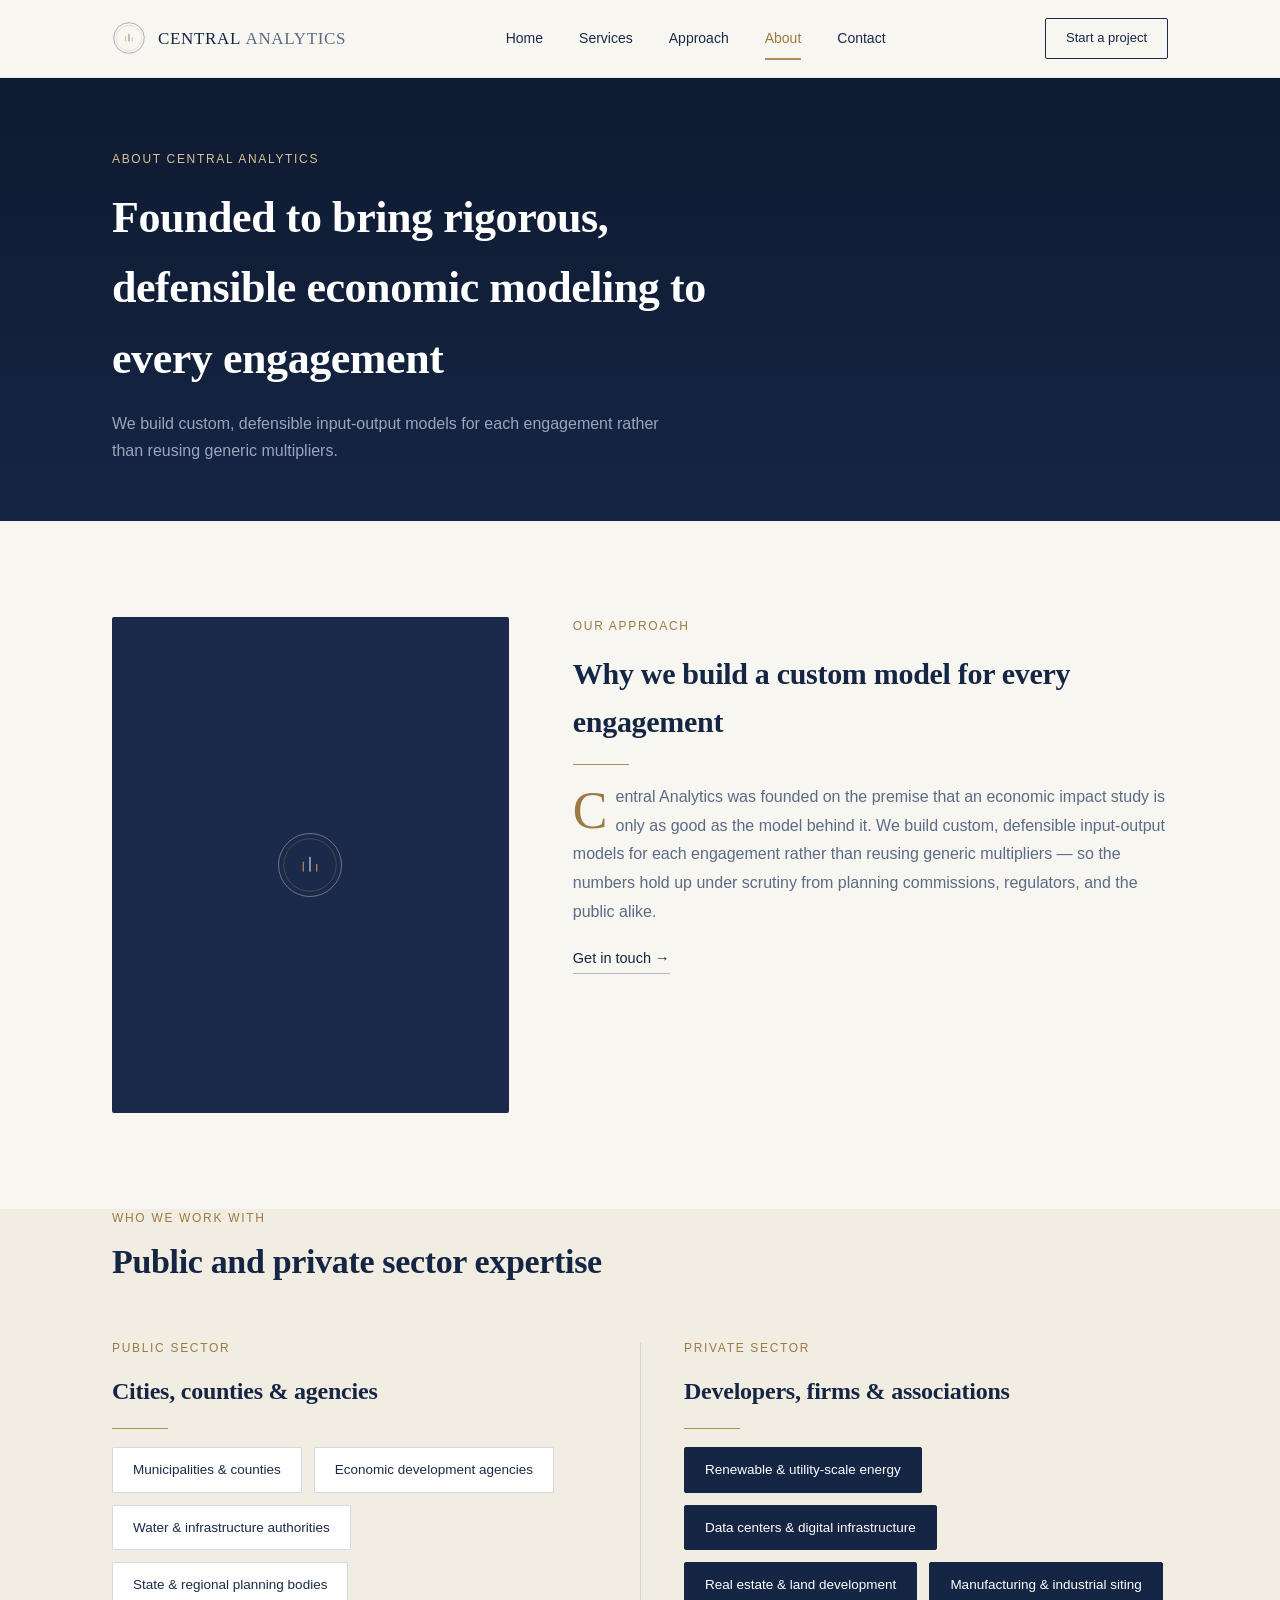
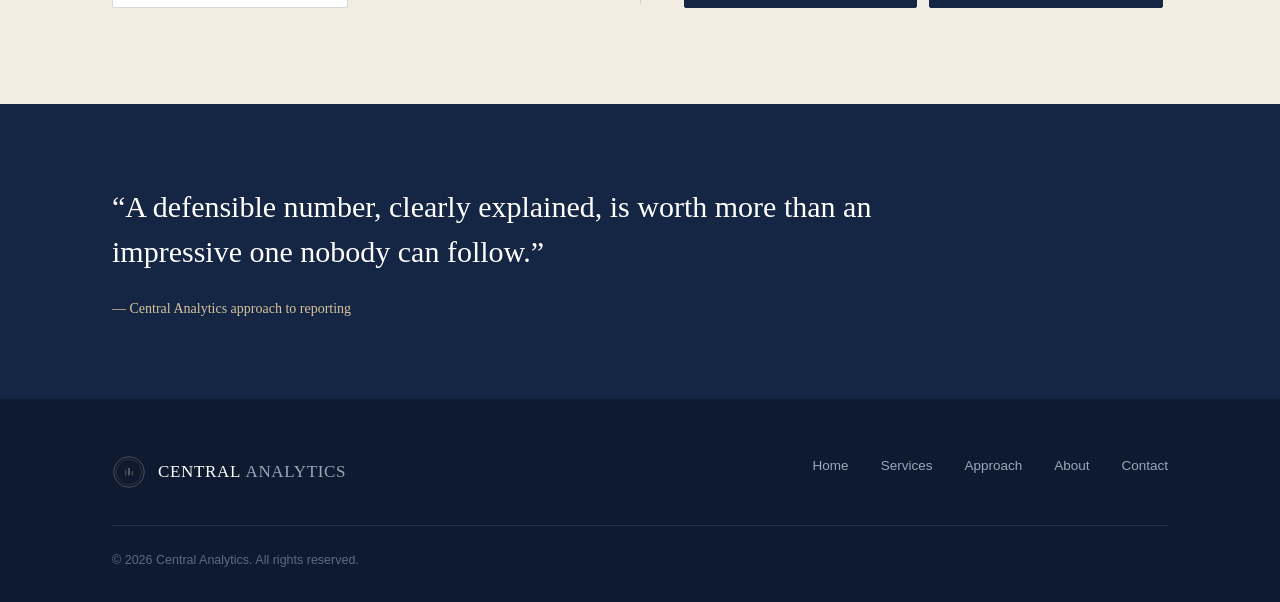
<file: about.html>
<!DOCTYPE html>
<html lang="en">
<head>
<meta charset="UTF-8">
<meta name="viewport" content="width=device-width, initial-scale=1.0">
<title>About — Central Analytics</title>
<meta name="description" content="Central Analytics builds custom, defensible economic models for public and private sector clients.">
<link rel="stylesheet" href="styles.css">
</head>
<body>
<header>
  <nav>
    <a href="index.html" class="brand">
      <svg class="brand-mark" viewBox="0 0 240 240" xmlns="http://www.w3.org/2000/svg">
        <circle cx="120" cy="120" r="108" fill="none" stroke="#1B2A4A" stroke-width="2.5"/>
        <circle cx="120" cy="120" r="90" fill="none" stroke="#B08D57" stroke-width="1.5"/>
        <line x1="97" y1="141" x2="97" y2="110" stroke="#B08D57" stroke-width="4" stroke-linecap="round"/>
        <line x1="120" y1="141" x2="120" y2="94" stroke="#1B2A4A" stroke-width="4" stroke-linecap="round"/>
        <line x1="143" y1="141" x2="143" y2="118" stroke="#B08D57" stroke-width="4" stroke-linecap="round"/>
      </svg>
      <span class="brand-word">CENTRAL <span class="thin">ANALYTICS</span></span>
    </a>
    <div class="navlinks">
      <a href="index.html">Home</a>
      <a href="services.html">Services</a>
      <a href="approach.html">Approach</a>
      <a href="about.html" class="active">About</a>
      <a href="contact.html">Contact</a>
    </div>
    <a href="contact.html" class="nav-cta">Start a project</a>
  </nav>
</header>
<main>

  <section class="page-hero">
    <div class="wrap">
      <span class="eyebrow on-dark">About Central Analytics</span>
      <h1>Founded to bring rigorous, defensible economic modeling to every engagement</h1>
      <p class="lede">We build custom, defensible input-output models for each engagement rather than reusing generic multipliers.</p>
    </div>
  </section>

  <section>
    <div class="wrap">
      <div class="about">
        <div class="about-portrait reveal">
          <svg viewBox="0 0 240 240" width="70" xmlns="http://www.w3.org/2000/svg">
            <circle cx="120" cy="120" r="108" fill="none" stroke="#F8F6F1" stroke-width="2.5" opacity="0.5"/>
            <circle cx="120" cy="120" r="90" fill="none" stroke="#B08D57" stroke-width="1.5" opacity="0.7"/>
            <line x1="97" y1="141" x2="97" y2="110" stroke="#B08D57" stroke-width="4" stroke-linecap="round"/>
            <line x1="120" y1="141" x2="120" y2="94" stroke="#F8F6F1" stroke-width="4" stroke-linecap="round" opacity="0.85"/>
            <line x1="143" y1="141" x2="143" y2="118" stroke="#B08D57" stroke-width="4" stroke-linecap="round"/>
          </svg>
        </div>
        <div class="about-copy reveal">
          <span class="eyebrow">Our approach</span>
          <h2 style="font-size:clamp(24px,2.8vw,30px);">Why we build a custom model for every engagement</h2>
          <div class="rule"></div>
          <p class="lead-para">Central Analytics was founded on the premise that an economic impact study is only as good as the model behind it. We build custom, defensible input-output models for each engagement rather than reusing generic multipliers &mdash; so the numbers hold up under scrutiny from planning commissions, regulators, and the public alike.</p>
          <a href="contact.html" class="link-arrow-lg on-light">Get in touch &rarr;</a>
        </div>
      </div>
    </div>
  </section>

  <section style="background:var(--cream-100); padding-top:0;">
    <div class="wrap">
      <div class="section-head reveal">
        <span class="eyebrow">Who we work with</span>
        <h2>Public and private sector expertise</h2>
      </div>
      <div class="sector-split">
        <div class="reveal">
          <span class="eyebrow">Public sector</span>
          <h3 style="font-size:clamp(20px,2.4vw,24px); margin-bottom:16px;">Cities, counties &amp; agencies</h3>
          <div class="rule"></div>
          <div class="industries">
            <span class="industry-tag">Municipalities &amp; counties</span>
            <span class="industry-tag">Economic development agencies</span>
            <span class="industry-tag">Water &amp; infrastructure authorities</span>
            <span class="industry-tag">State &amp; regional planning bodies</span>
          </div>
        </div>
        <div class="reveal">
          <span class="eyebrow">Private sector</span>
          <h3 style="font-size:clamp(20px,2.4vw,24px); margin-bottom:16px;">Developers, firms &amp; associations</h3>
          <div class="rule"></div>
          <div class="industries">
            <span class="industry-tag filled">Renewable &amp; utility-scale energy</span>
            <span class="industry-tag filled">Data centers &amp; digital infrastructure</span>
            <span class="industry-tag filled">Real estate &amp; land development</span>
            <span class="industry-tag filled">Manufacturing &amp; industrial siting</span>
          </div>
        </div>
      </div>
    </div>
  </section>

  <section class="quote-strip" style="padding:80px 0;">
    <div class="wrap">
      <blockquote class="reveal">
        &ldquo;A defensible number, clearly explained, is worth more than an impressive one nobody can follow.&rdquo;
        <cite>&mdash; Central Analytics approach to reporting</cite>
      </blockquote>
    </div>
  </section>

</main>
<footer>
  <div class="wrap">
    <div class="footer-top">
      <div class="footer-brand">
        <svg class="brand-mark" width="30" height="30" viewBox="0 0 240 240" xmlns="http://www.w3.org/2000/svg">
          <circle cx="120" cy="120" r="108" fill="none" stroke="#F8F6F1" stroke-width="2.5" opacity="0.7"/>
          <circle cx="120" cy="120" r="90" fill="none" stroke="#B08D57" stroke-width="1.5"/>
          <line x1="97" y1="141" x2="97" y2="110" stroke="#B08D57" stroke-width="4" stroke-linecap="round"/>
          <line x1="120" y1="141" x2="120" y2="94" stroke="#F8F6F1" stroke-width="4" stroke-linecap="round"/>
          <line x1="143" y1="141" x2="143" y2="118" stroke="#B08D57" stroke-width="4" stroke-linecap="round"/>
        </svg>
        <span class="brand-word">CENTRAL <span class="thin">ANALYTICS</span></span>
      </div>
      <div class="footer-links">
        <a href="index.html">Home</a>
        <a href="services.html">Services</a>
        <a href="approach.html">Approach</a>
        <a href="about.html">About</a>
        <a href="contact.html">Contact</a>
    </div>
    </div>
    <div class="footer-bottom">
      <span>&copy; <span id="year"></span> Central Analytics. All rights reserved.</span>
    </div>
  </div>
</footer>
<script src="main.js"></script>
</body>
</html>
</file>
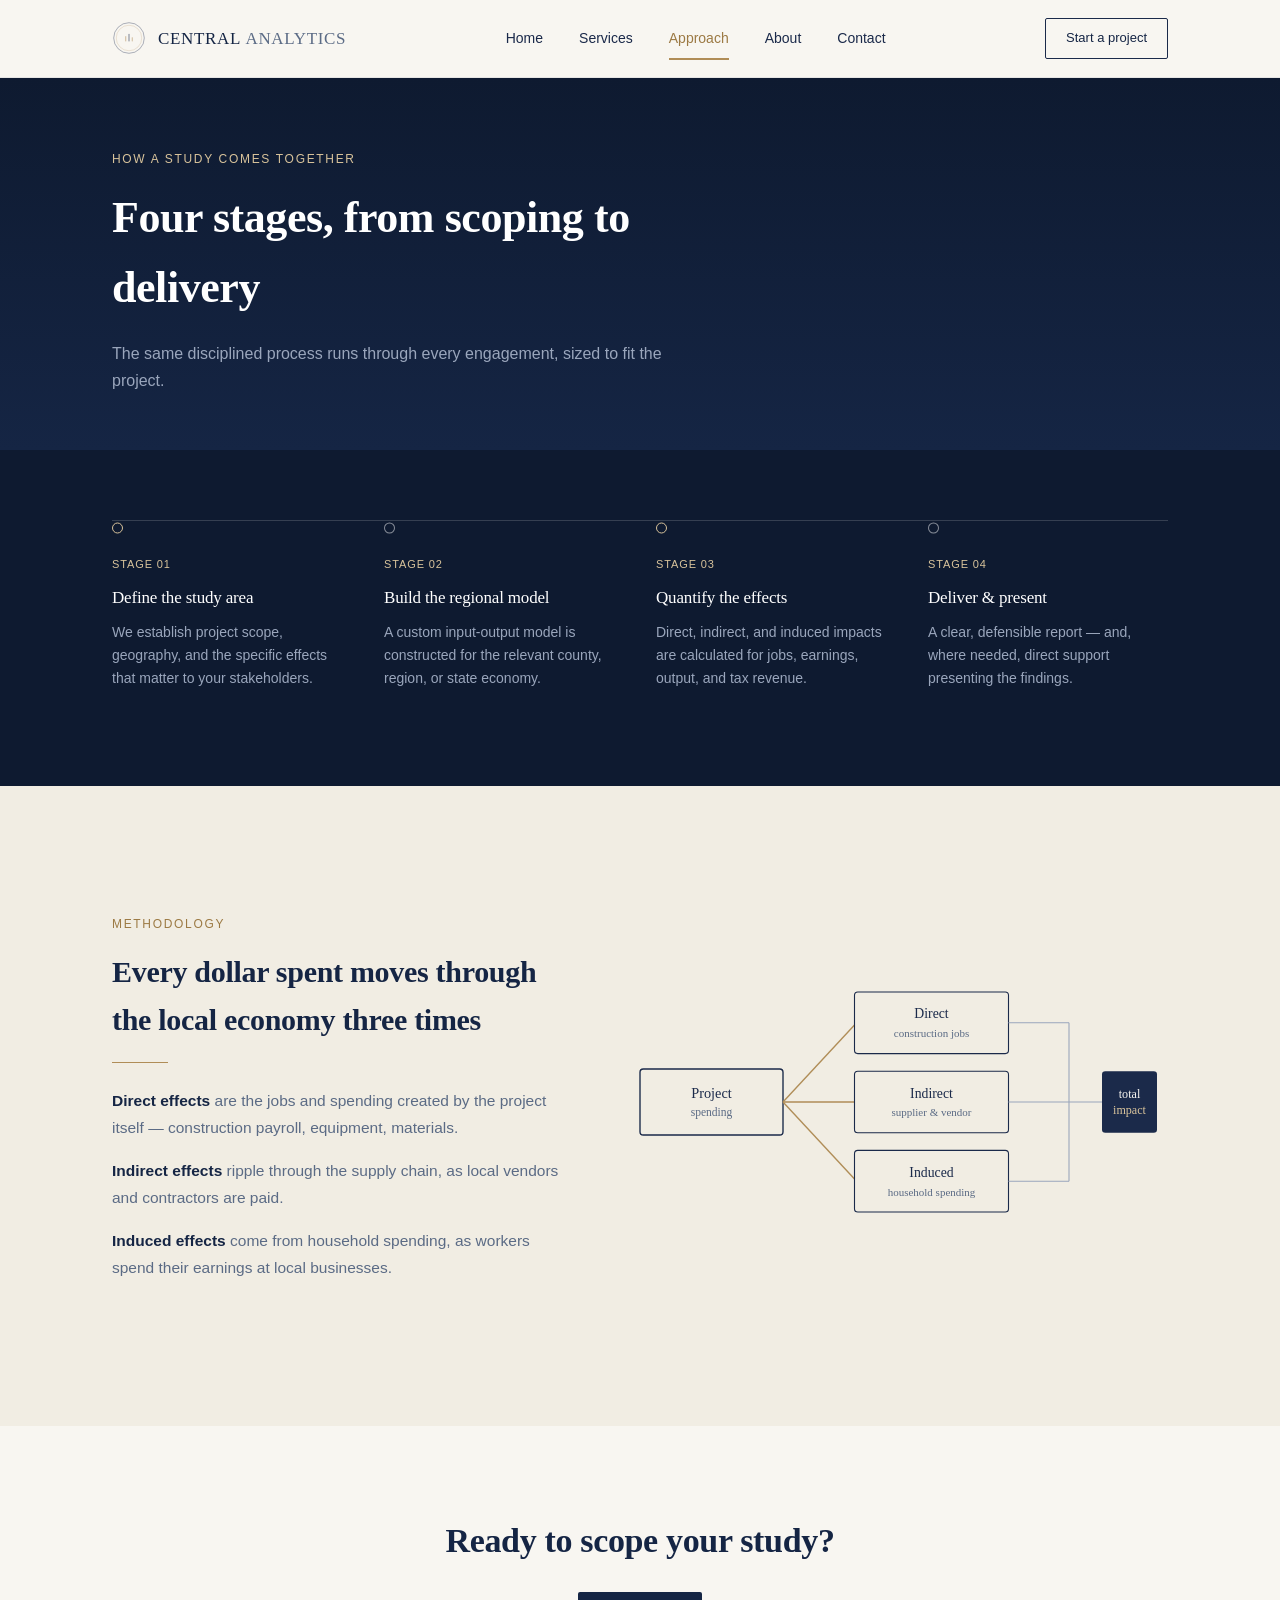
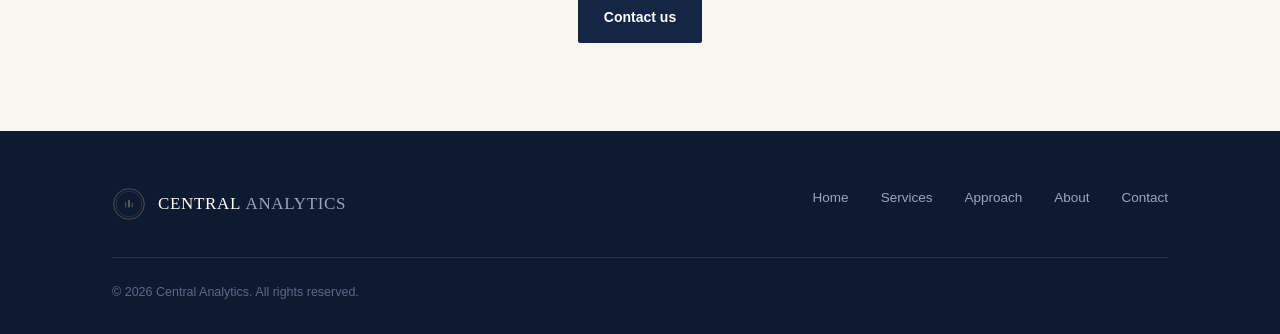
<file: approach.html>
<!DOCTYPE html>
<html lang="en">
<head>
<meta charset="UTF-8">
<meta name="viewport" content="width=device-width, initial-scale=1.0">
<title>Approach — Central Analytics</title>
<meta name="description" content="How Central Analytics builds economic impact studies: defining the study area, building the regional model, quantifying effects, and delivering results.">
<link rel="stylesheet" href="styles.css">
</head>
<body>
<header>
  <nav>
    <a href="index.html" class="brand">
      <svg class="brand-mark" viewBox="0 0 240 240" xmlns="http://www.w3.org/2000/svg">
        <circle cx="120" cy="120" r="108" fill="none" stroke="#1B2A4A" stroke-width="2.5"/>
        <circle cx="120" cy="120" r="90" fill="none" stroke="#B08D57" stroke-width="1.5"/>
        <line x1="97" y1="141" x2="97" y2="110" stroke="#B08D57" stroke-width="4" stroke-linecap="round"/>
        <line x1="120" y1="141" x2="120" y2="94" stroke="#1B2A4A" stroke-width="4" stroke-linecap="round"/>
        <line x1="143" y1="141" x2="143" y2="118" stroke="#B08D57" stroke-width="4" stroke-linecap="round"/>
      </svg>
      <span class="brand-word">CENTRAL <span class="thin">ANALYTICS</span></span>
    </a>
    <div class="navlinks">
      <a href="index.html">Home</a>
      <a href="services.html">Services</a>
      <a href="approach.html" class="active">Approach</a>
      <a href="about.html">About</a>
      <a href="contact.html">Contact</a>
    </div>
    <a href="contact.html" class="nav-cta">Start a project</a>
  </nav>
</header>
<main>

  <section class="page-hero">
    <div class="wrap">
      <span class="eyebrow on-dark">How a study comes together</span>
      <h1>Four stages, from scoping to delivery</h1>
      <p class="lede">The same disciplined process runs through every engagement, sized to fit the project.</p>
    </div>
  </section>

  <section class="approach" style="padding-top:64px;">
    <div class="wrap">
      <div class="timeline reveal">
        <div class="tl-step">
          <span class="tl-dot"></span>
          <span class="tl-label">Stage 01</span>
          <h3>Define the study area</h3>
          <p>We establish project scope, geography, and the specific effects that matter to your stakeholders.</p>
        </div>
        <div class="tl-step">
          <span class="tl-dot"></span>
          <span class="tl-label">Stage 02</span>
          <h3>Build the regional model</h3>
          <p>A custom input-output model is constructed for the relevant county, region, or state economy.</p>
        </div>
        <div class="tl-step">
          <span class="tl-dot"></span>
          <span class="tl-label">Stage 03</span>
          <h3>Quantify the effects</h3>
          <p>Direct, indirect, and induced impacts are calculated for jobs, earnings, output, and tax revenue.</p>
        </div>
        <div class="tl-step">
          <span class="tl-dot"></span>
          <span class="tl-label">Stage 04</span>
          <h3>Deliver &amp; present</h3>
          <p>A clear, defensible report &mdash; and, where needed, direct support presenting the findings.</p>
        </div>
      </div>
    </div>
  </section>

  <section class="diagram-section">
    <div class="wrap">
      <div class="diagram-wrap">
        <div class="diagram-copy reveal">
          <span class="eyebrow">Methodology</span>
          <h2 style="font-size:clamp(24px,2.8vw,30px); margin-bottom:0;">Every dollar spent moves through the local economy three times</h2>
          <div class="rule"></div>
          <p><strong style="color:var(--navy-900);">Direct effects</strong> are the jobs and spending created by the project itself &mdash; construction payroll, equipment, materials.</p>
          <p><strong style="color:var(--navy-900);">Indirect effects</strong> ripple through the supply chain, as local vendors and contractors are paid.</p>
          <p><strong style="color:var(--navy-900);">Induced effects</strong> come from household spending, as workers spend their earnings at local businesses.</p>
        </div>
        <div class="reveal">
          <svg viewBox="0 0 500 400" width="100%" role="img" aria-label="Diagram showing a project's spending flowing through direct, indirect, and induced rounds of economic activity">
            <rect x="20" y="170" width="130" height="60" rx="3" fill="none" stroke="#1B2A4A" stroke-width="1.25"/>
            <text x="85" y="196" text-anchor="middle" font-family="Inter" font-size="13" font-weight="500" fill="#1B2A4A">Project</text>
            <text x="85" y="213" text-anchor="middle" font-family="IBM Plex Mono" font-size="10.5" fill="#5B6B85">spending</text>

            <line x1="150" y1="200" x2="215" y2="130" stroke="#B08D57" stroke-width="1.25"/>
            <line x1="150" y1="200" x2="215" y2="200" stroke="#B08D57" stroke-width="1.25"/>
            <line x1="150" y1="200" x2="215" y2="270" stroke="#B08D57" stroke-width="1.25"/>

            <rect x="215" y="100" width="140" height="56" rx="3" fill="none" stroke="#1B2A4A" stroke-width="1"/>
            <text x="285" y="124" text-anchor="middle" font-family="Inter" font-size="12.5" font-weight="500" fill="#1B2A4A">Direct</text>
            <text x="285" y="141" text-anchor="middle" font-family="IBM Plex Mono" font-size="10" fill="#5B6B85">construction jobs</text>

            <rect x="215" y="172" width="140" height="56" rx="3" fill="none" stroke="#1B2A4A" stroke-width="1"/>
            <text x="285" y="196" text-anchor="middle" font-family="Inter" font-size="12.5" font-weight="500" fill="#1B2A4A">Indirect</text>
            <text x="285" y="213" text-anchor="middle" font-family="IBM Plex Mono" font-size="10" fill="#5B6B85">supplier &amp; vendor</text>

            <rect x="215" y="244" width="140" height="56" rx="3" fill="none" stroke="#1B2A4A" stroke-width="1"/>
            <text x="285" y="268" text-anchor="middle" font-family="Inter" font-size="12.5" font-weight="500" fill="#1B2A4A">Induced</text>
            <text x="285" y="285" text-anchor="middle" font-family="IBM Plex Mono" font-size="10" fill="#5B6B85">household spending</text>

            <line x1="355" y1="128" x2="410" y2="128" stroke="#9AA6BC" stroke-width="1"/>
            <line x1="355" y1="200" x2="410" y2="200" stroke="#9AA6BC" stroke-width="1"/>
            <line x1="355" y1="272" x2="410" y2="272" stroke="#9AA6BC" stroke-width="1"/>
            <line x1="410" y1="128" x2="410" y2="272" stroke="#9AA6BC" stroke-width="1"/>
            <line x1="410" y1="200" x2="440" y2="200" stroke="#9AA6BC" stroke-width="1"/>

            <rect x="440" y="172" width="50" height="56" rx="3" fill="#1B2A4A"/>
            <text x="465" y="196" text-anchor="middle" font-family="IBM Plex Mono" font-size="11" fill="#F8F6F1">total</text>
            <text x="465" y="211" text-anchor="middle" font-family="IBM Plex Mono" font-size="11" fill="#D8C39B">impact</text>
          </svg>
        </div>
      </div>
    </div>
  </section>

  <section class="closing-cta">
    <div class="wrap" style="text-align:center;">
      <h2 class="reveal" style="font-size:clamp(26px,3.4vw,34px);">Ready to scope your study?</h2>
      <a href="contact.html" class="btn-primary reveal" style="margin-top:24px; display:inline-block; background:var(--navy-900); color:var(--white);">Contact us</a>
    </div>
  </section>

</main>
<footer>
  <div class="wrap">
    <div class="footer-top">
      <div class="footer-brand">
        <svg class="brand-mark" width="30" height="30" viewBox="0 0 240 240" xmlns="http://www.w3.org/2000/svg">
          <circle cx="120" cy="120" r="108" fill="none" stroke="#F8F6F1" stroke-width="2.5" opacity="0.7"/>
          <circle cx="120" cy="120" r="90" fill="none" stroke="#B08D57" stroke-width="1.5"/>
          <line x1="97" y1="141" x2="97" y2="110" stroke="#B08D57" stroke-width="4" stroke-linecap="round"/>
          <line x1="120" y1="141" x2="120" y2="94" stroke="#F8F6F1" stroke-width="4" stroke-linecap="round"/>
          <line x1="143" y1="141" x2="143" y2="118" stroke="#B08D57" stroke-width="4" stroke-linecap="round"/>
        </svg>
        <span class="brand-word">CENTRAL <span class="thin">ANALYTICS</span></span>
      </div>
      <div class="footer-links">
        <a href="index.html">Home</a>
        <a href="services.html">Services</a>
        <a href="approach.html">Approach</a>
        <a href="about.html">About</a>
        <a href="contact.html">Contact</a>
    </div>
    </div>
    <div class="footer-bottom">
      <span>&copy; <span id="year"></span> Central Analytics. All rights reserved.</span>
    </div>
  </div>
</footer>
<script src="main.js"></script>
</body>
</html>
</file>
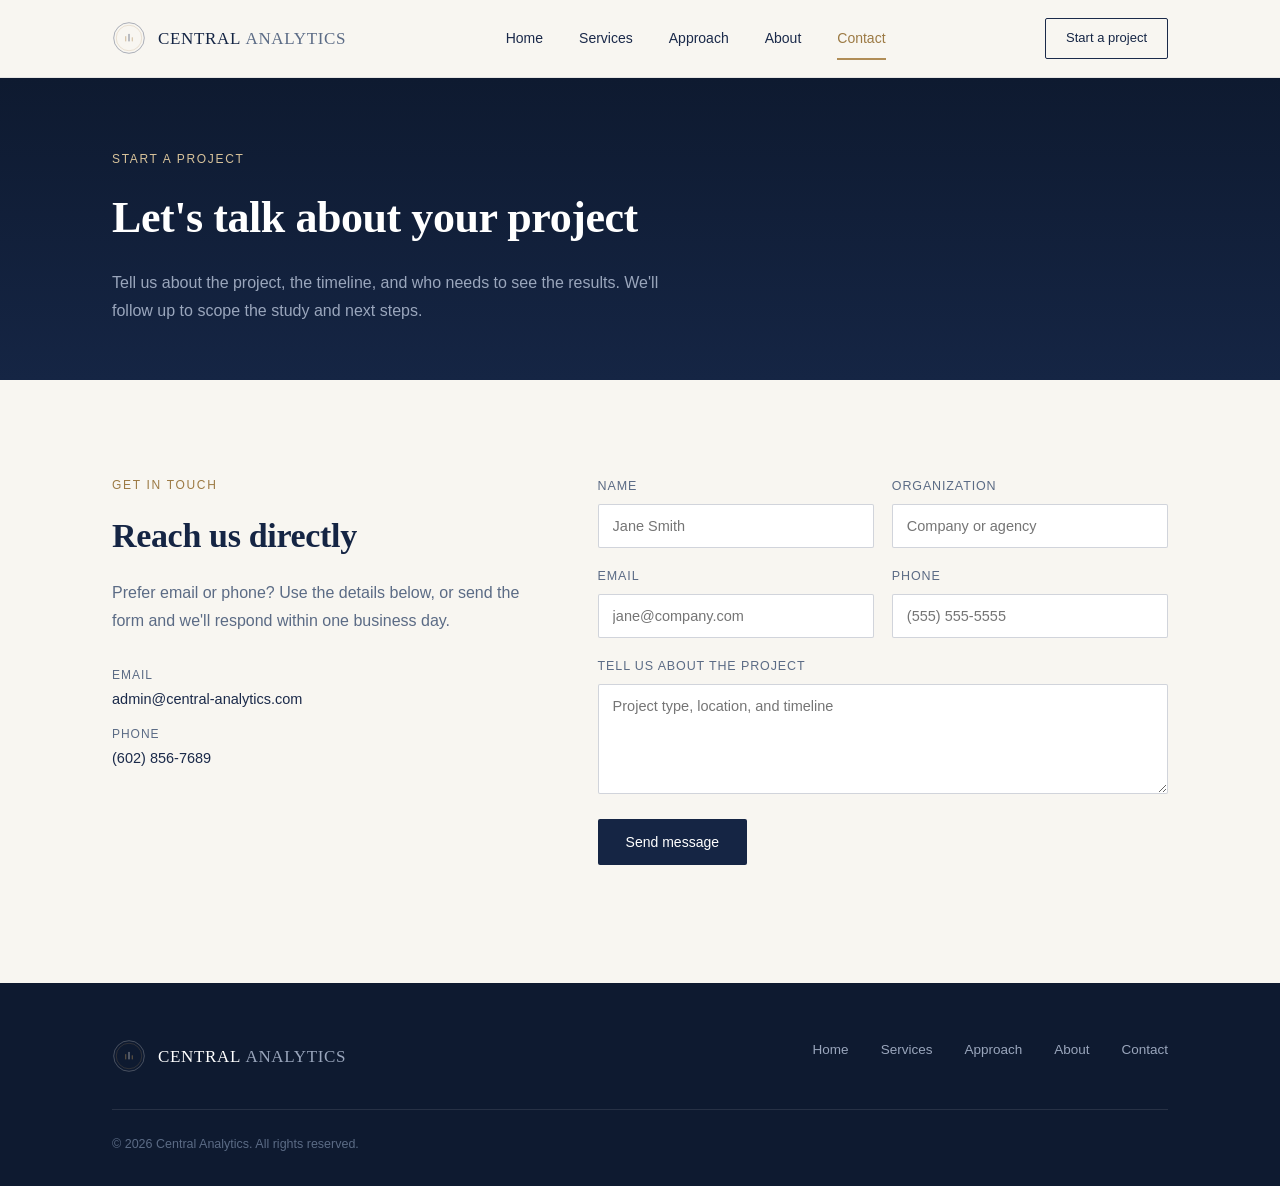
<file: contact.html>
<!DOCTYPE html>
<html lang="en">
<head>
<meta charset="UTF-8">
<meta name="viewport" content="width=device-width, initial-scale=1.0">
<title>Contact — Central Analytics</title>
<meta name="description" content="Get in touch with Central Analytics to scope an economic impact study, forecast, or public policy analysis.">
<link rel="stylesheet" href="styles.css">
</head>
<body>
<header>
  <nav>
    <a href="index.html" class="brand">
      <svg class="brand-mark" viewBox="0 0 240 240" xmlns="http://www.w3.org/2000/svg">
        <circle cx="120" cy="120" r="108" fill="none" stroke="#1B2A4A" stroke-width="2.5"/>
        <circle cx="120" cy="120" r="90" fill="none" stroke="#B08D57" stroke-width="1.5"/>
        <line x1="97" y1="141" x2="97" y2="110" stroke="#B08D57" stroke-width="4" stroke-linecap="round"/>
        <line x1="120" y1="141" x2="120" y2="94" stroke="#1B2A4A" stroke-width="4" stroke-linecap="round"/>
        <line x1="143" y1="141" x2="143" y2="118" stroke="#B08D57" stroke-width="4" stroke-linecap="round"/>
      </svg>
      <span class="brand-word">CENTRAL <span class="thin">ANALYTICS</span></span>
    </a>
    <div class="navlinks">
      <a href="index.html">Home</a>
      <a href="services.html">Services</a>
      <a href="approach.html">Approach</a>
      <a href="about.html">About</a>
      <a href="contact.html" class="active">Contact</a>
    </div>
    <a href="contact.html" class="nav-cta">Start a project</a>
  </nav>
</header>
<main>

  <section class="page-hero">
    <div class="wrap">
      <span class="eyebrow on-dark">Start a project</span>
      <h1>Let's talk about your project</h1>
      <p class="lede">Tell us about the project, the timeline, and who needs to see the results. We'll follow up to scope the study and next steps.</p>
    </div>
  </section>

  <section>
    <div class="wrap">
      <div class="contact-wrap">
        <div class="contact-info reveal">
          <span class="eyebrow">Get in touch</span>
          <h2>Reach us directly</h2>
          <p>Prefer email or phone? Use the details below, or send the form and we'll respond within one business day.</p>
          <div class="contact-detail">
            <div><span>Email</span>admin@central-analytics.com</div>
            <div><span>Phone</span>(602) 856-7689</div>
          </div>
        </div>
        <form class="reveal" id="contact-form">
          <input type="hidden" name="access_key" value="511db00a-8af8-4cf9-9daa-ce2c7d590c1a">
          <input type="checkbox" name="botcheck" style="display:none" tabindex="-1" autocomplete="off">
          <div class="form-row">
            <div>
              <label for="name">Name</label>
              <input id="name" name="name" type="text" placeholder="Jane Smith" required>
            </div>
            <div>
              <label for="org">Organization</label>
              <input id="org" name="org" type="text" placeholder="Company or agency">
            </div>
          </div>
          <div class="form-row">
            <div>
              <label for="email">Email</label>
              <input id="email" name="email" type="email" placeholder="jane@company.com" required>
            </div>
            <div>
              <label for="phone">Phone</label>
              <input id="phone" name="phone" type="tel" placeholder="(555) 555-5555">
            </div>
          </div>
          <div>
            <label for="message">Tell us about the project</label>
            <textarea id="message" name="message" placeholder="Project type, location, and timeline"></textarea>
          </div>
          <input type="hidden" name="subject" value="New inquiry from centralanalytics.com contact form">
          <input type="hidden" name="from_name" value="Central Analytics website">
          <button type="submit" class="submit-btn" id="contact-submit-btn">Send message</button>
          <p id="contact-form-status" role="status" style="font-size:14px; margin-top:4px;"></p>
        </form>
      </div>
    </div>
  </section>

  <script>
    (function () {
      var form = document.getElementById('contact-form');
      if (!form) return;
      var statusEl = document.getElementById('contact-form-status');
      var btn = document.getElementById('contact-submit-btn');

      form.addEventListener('submit', function (e) {
        e.preventDefault();
        btn.disabled = true;
        btn.textContent = 'Sending\u2026';
        statusEl.textContent = '';
        statusEl.style.color = '';

        var formData = new FormData(form);
        var payload = Object.fromEntries(formData.entries());
        payload.botcheck = formData.get('botcheck') ? true : false;

        fetch('https://api.web3forms.com/submit', {
          method: 'POST',
          headers: { 'Content-Type': 'application/json', Accept: 'application/json' },
          body: JSON.stringify(payload)
        })
          .then(function (res) { return res.json(); })
          .then(function (data) {
            if (data.success) {
              statusEl.style.color = 'var(--gold-600)';
              statusEl.textContent = "Thanks \u2014 your message has been sent. We'll be in touch soon.";
              form.reset();
              btn.textContent = 'Send message';
            } else {
              throw new Error(data.message || 'Submission failed');
            }
          })
          .catch(function () {
            statusEl.style.color = '#B3261E';
            statusEl.textContent = 'Something went wrong sending your message. Please email admin@central-analytics.com directly.';
            btn.textContent = 'Send message';
          })
          .finally(function () {
            btn.disabled = false;
          });
      });
    })();
  </script>

</main>
<footer>
  <div class="wrap">
    <div class="footer-top">
      <div class="footer-brand">
        <svg class="brand-mark" width="30" height="30" viewBox="0 0 240 240" xmlns="http://www.w3.org/2000/svg">
          <circle cx="120" cy="120" r="108" fill="none" stroke="#F8F6F1" stroke-width="2.5" opacity="0.7"/>
          <circle cx="120" cy="120" r="90" fill="none" stroke="#B08D57" stroke-width="1.5"/>
          <line x1="97" y1="141" x2="97" y2="110" stroke="#B08D57" stroke-width="4" stroke-linecap="round"/>
          <line x1="120" y1="141" x2="120" y2="94" stroke="#F8F6F1" stroke-width="4" stroke-linecap="round"/>
          <line x1="143" y1="141" x2="143" y2="118" stroke="#B08D57" stroke-width="4" stroke-linecap="round"/>
        </svg>
        <span class="brand-word">CENTRAL <span class="thin">ANALYTICS</span></span>
      </div>
      <div class="footer-links">
        <a href="index.html">Home</a>
        <a href="services.html">Services</a>
        <a href="approach.html">Approach</a>
        <a href="about.html">About</a>
        <a href="contact.html">Contact</a>
    </div>
    </div>
    <div class="footer-bottom">
      <span>&copy; <span id="year"></span> Central Analytics. All rights reserved.</span>
    </div>
  </div>
</footer>
<script src="main.js"></script>
</body>
</html>
</file>
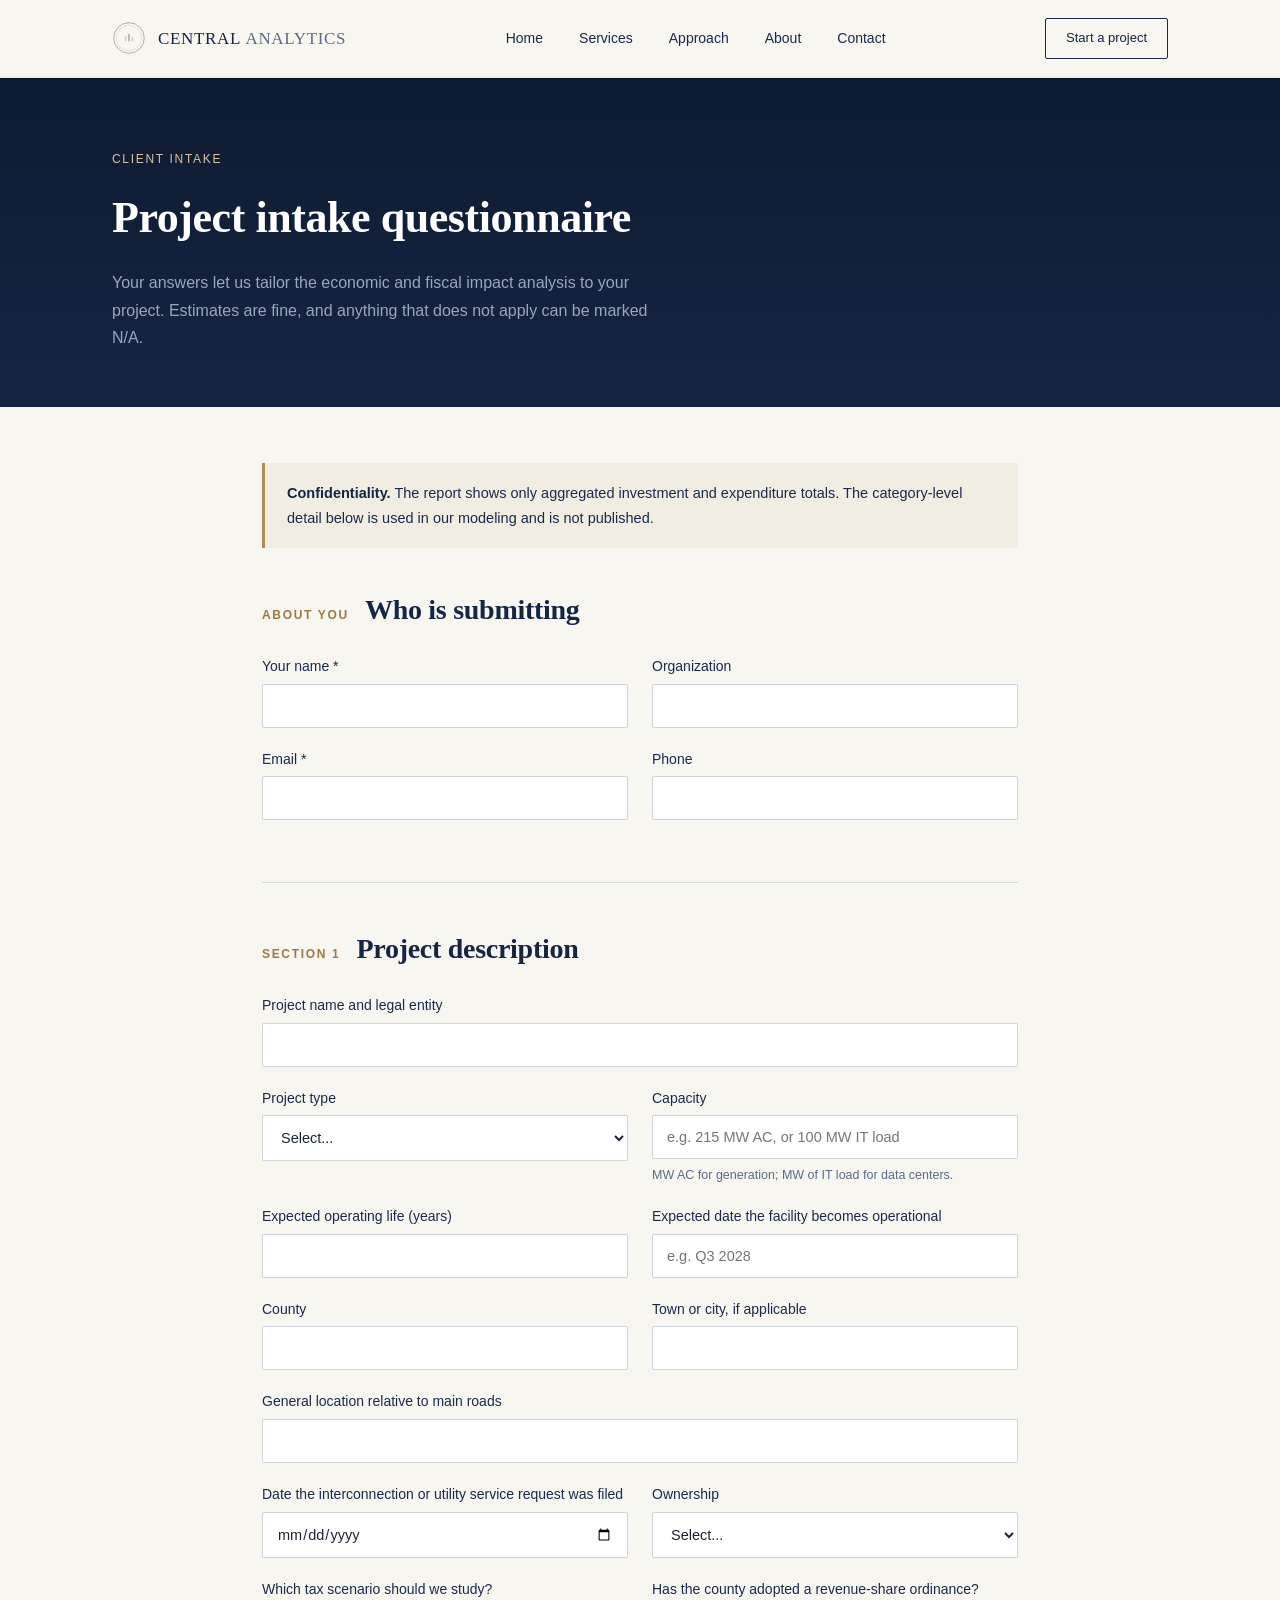
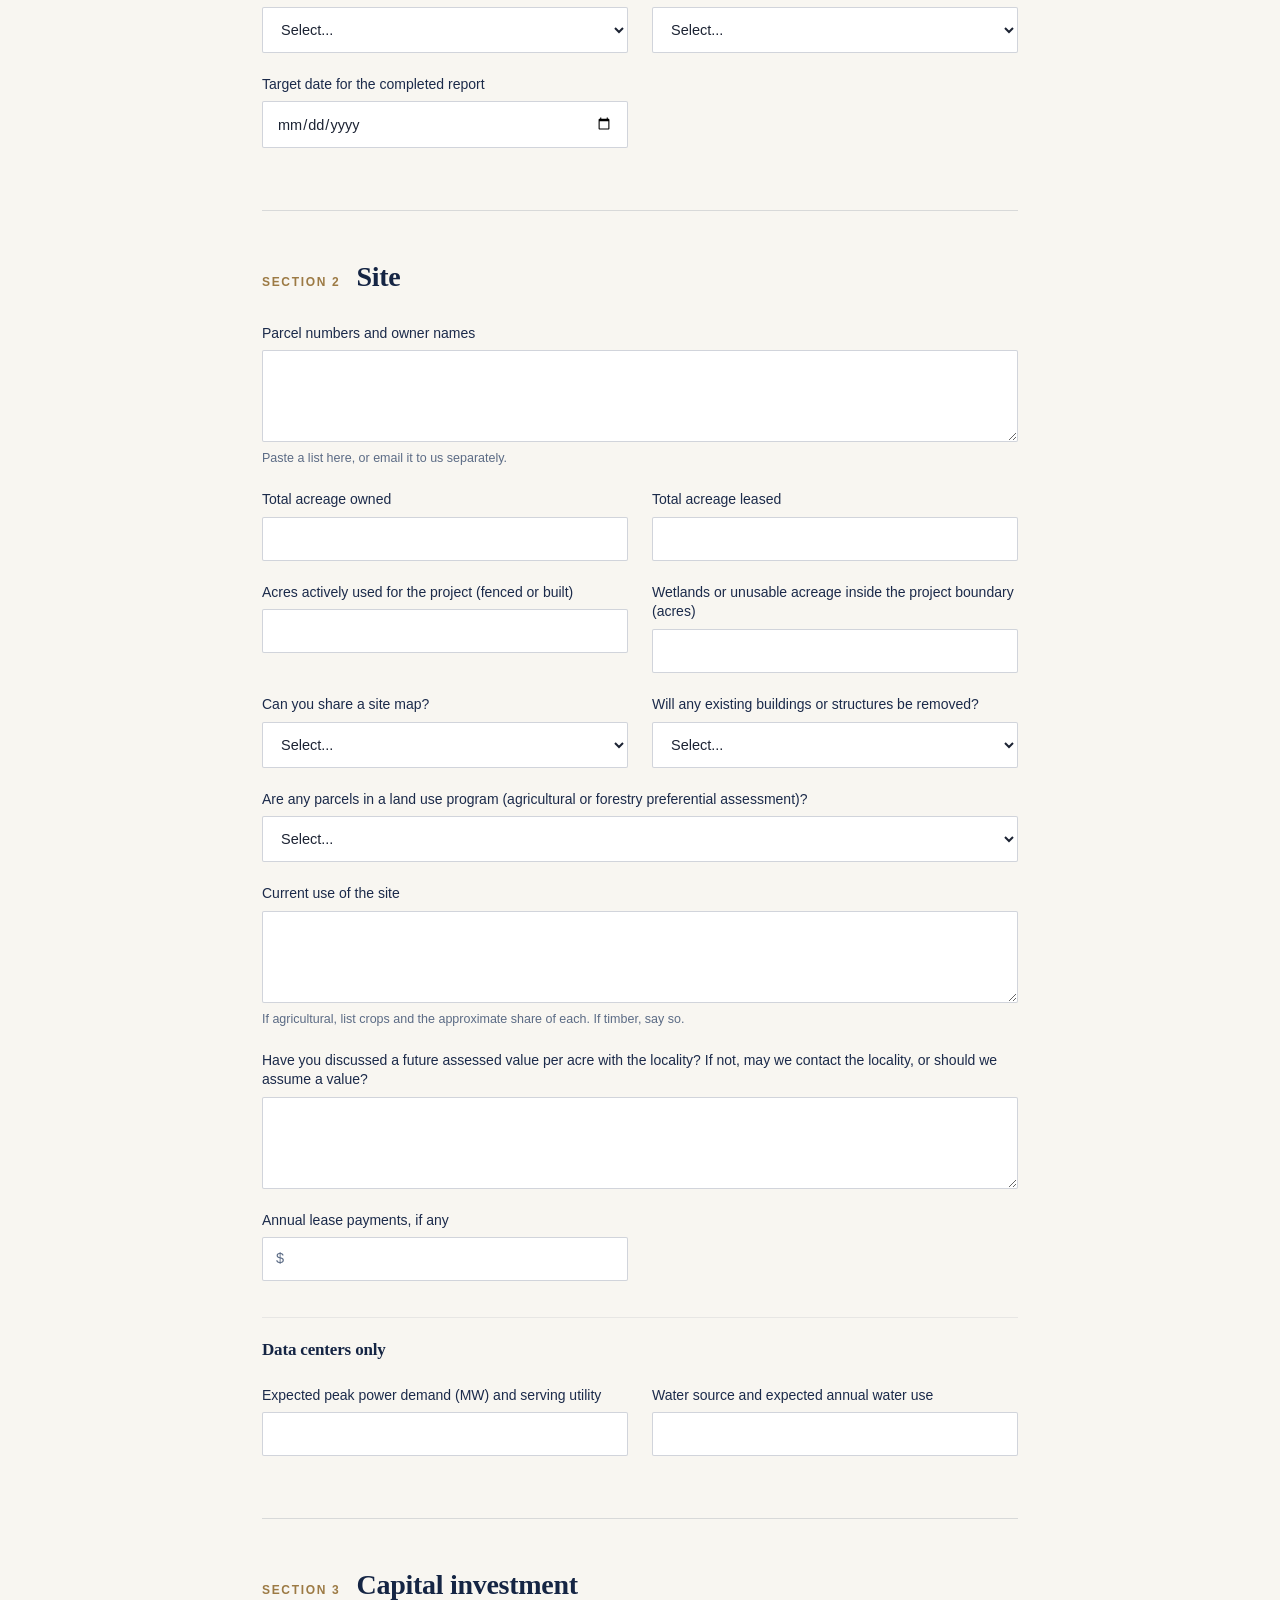
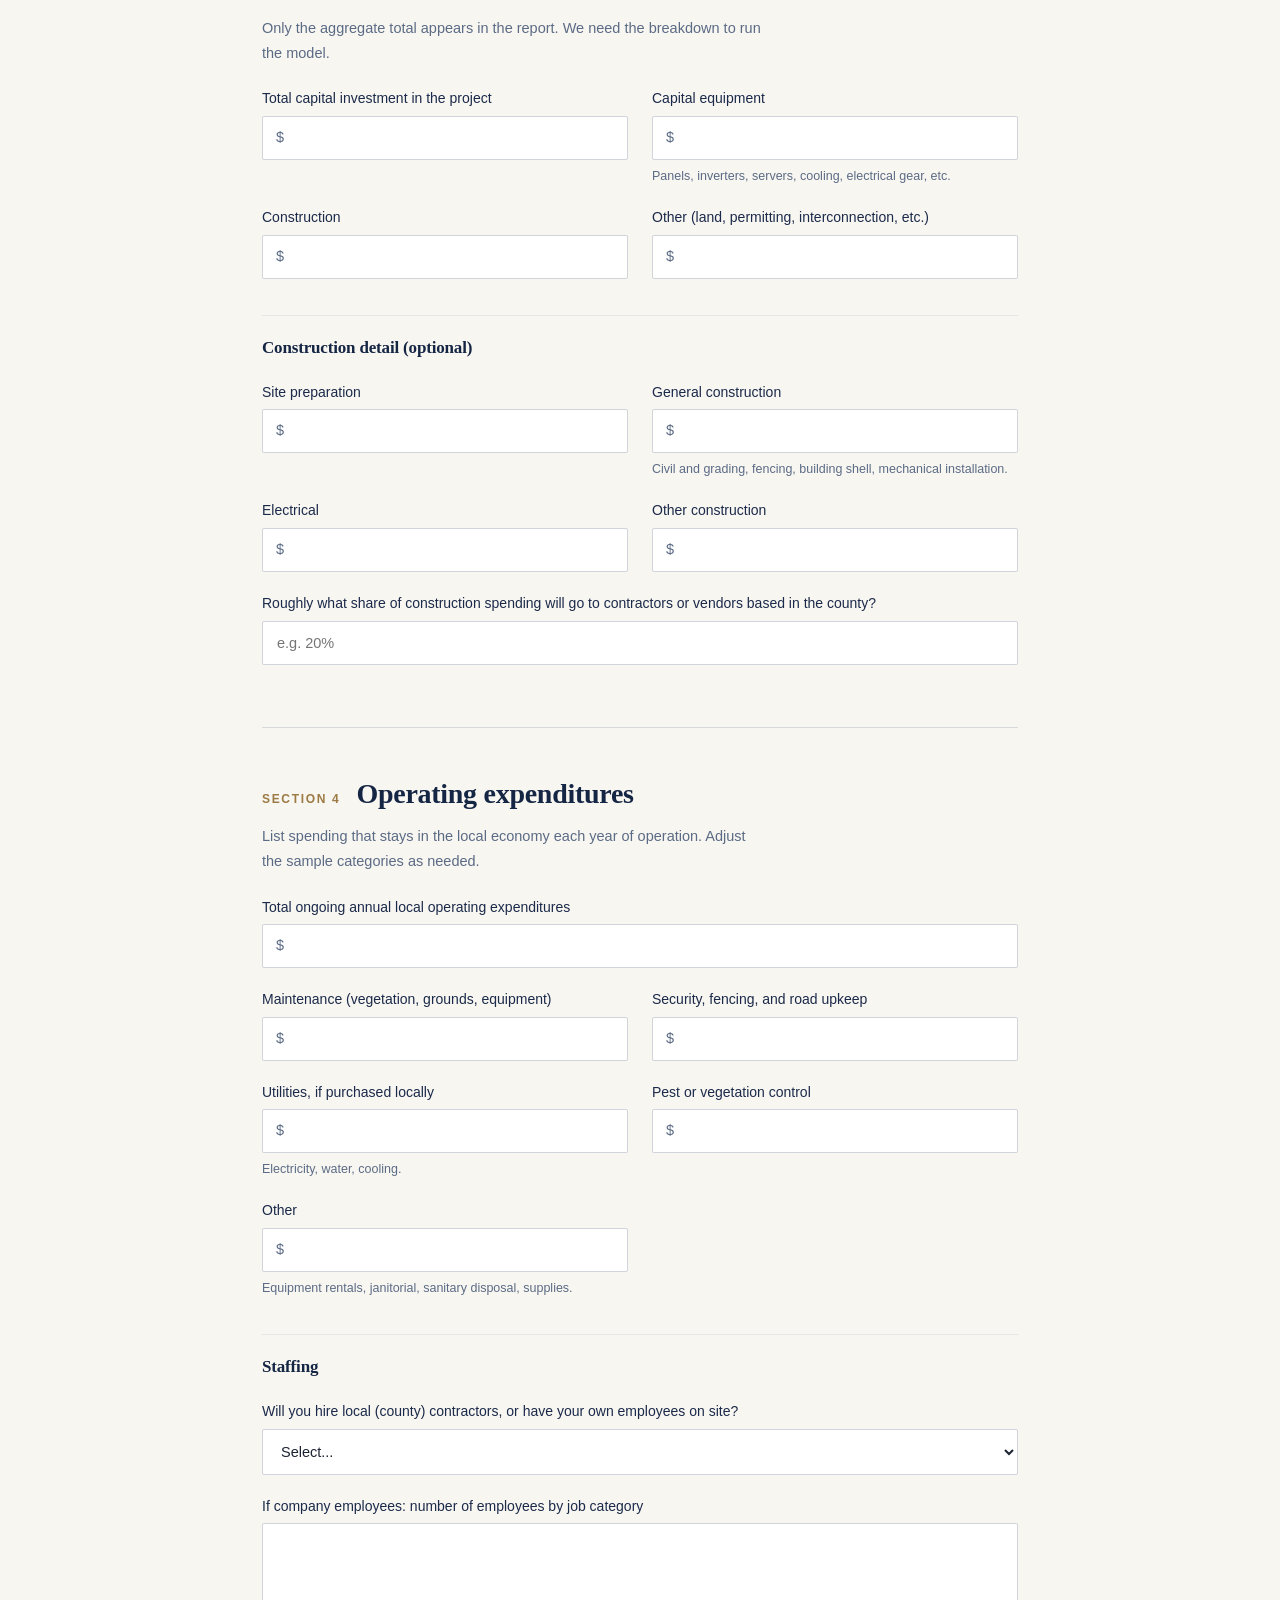
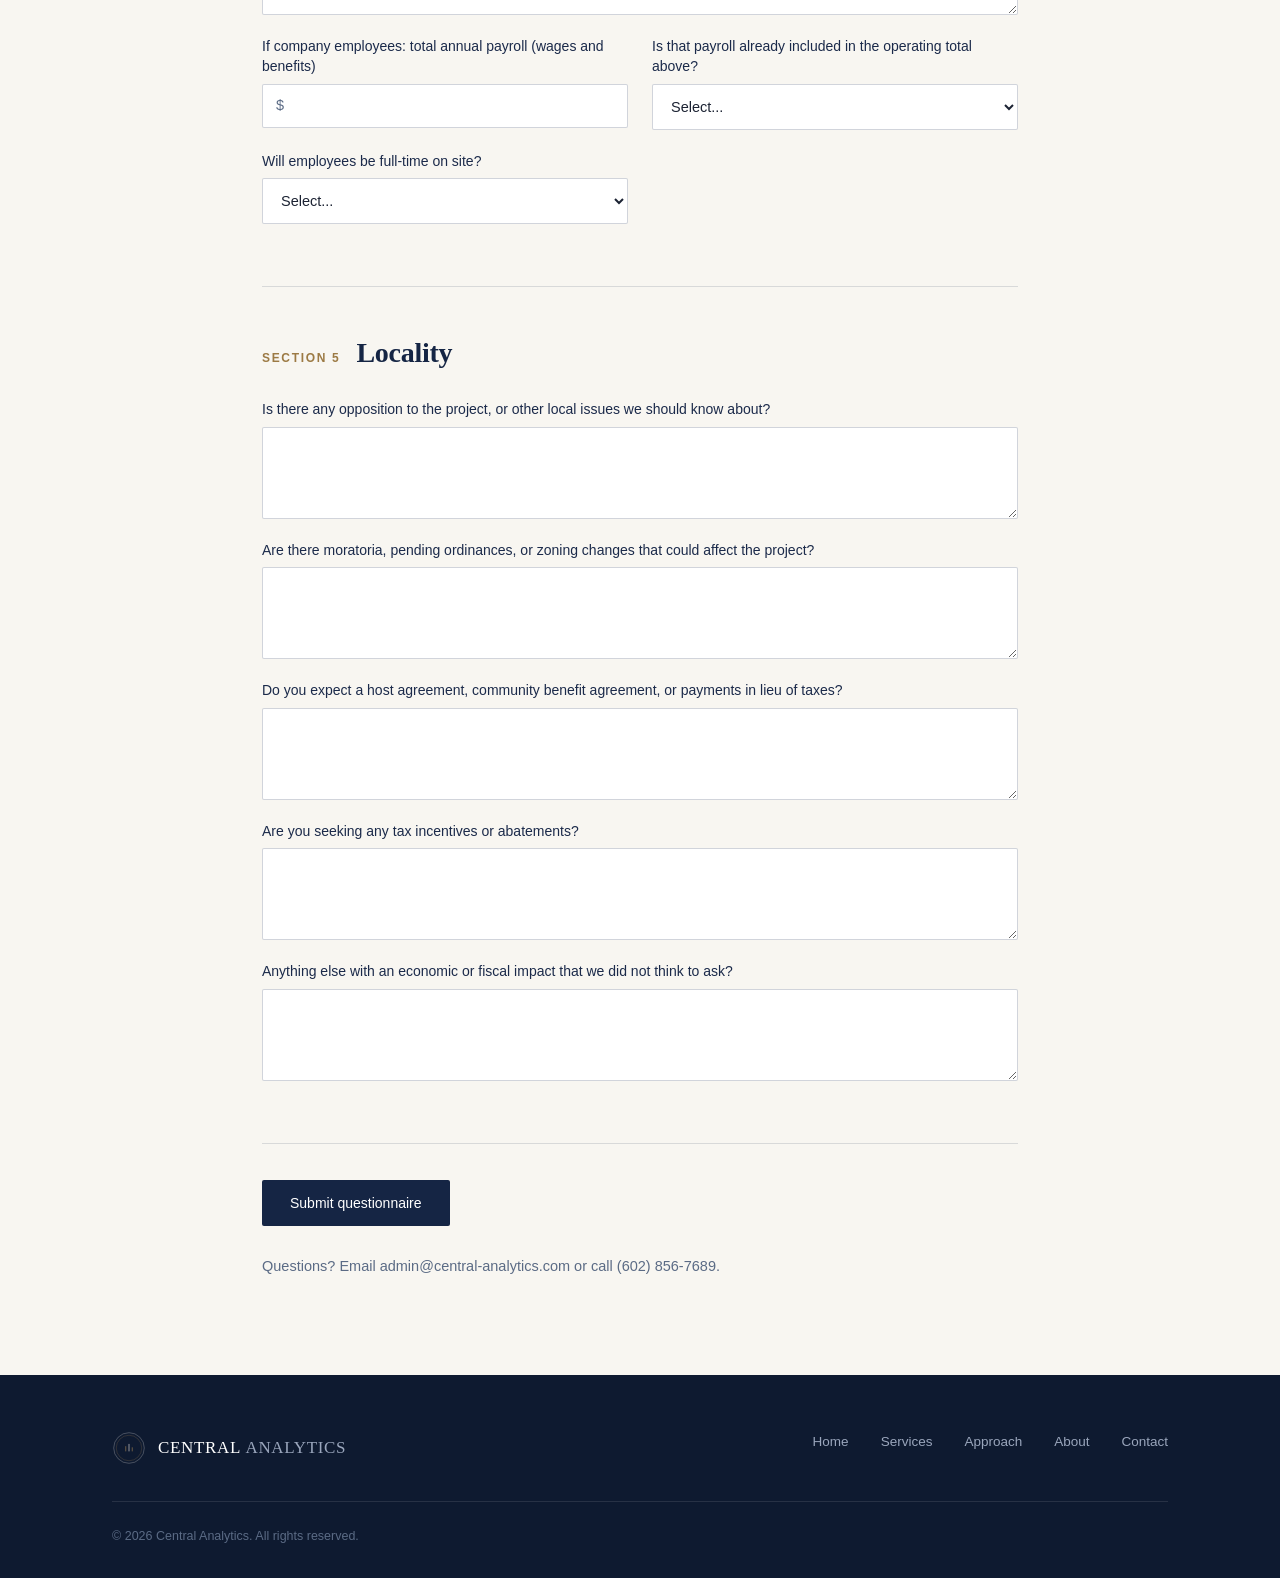
<file: questionnaire.html>
<!DOCTYPE html>
<html lang="en">
<head>
<meta charset="UTF-8">
<meta name="viewport" content="width=device-width, initial-scale=1.0">
<title>Project Intake Questionnaire — Central Analytics</title>
<meta name="robots" content="noindex, nofollow">
<meta name="description" content="Project intake questionnaire for Central Analytics economic and fiscal impact studies.">
<link rel="stylesheet" href="styles.css">
</head>
<body>
<header>
  <nav>
    <a href="index.html" class="brand">
      <svg class="brand-mark" viewBox="0 0 240 240" xmlns="http://www.w3.org/2000/svg">
        <circle cx="120" cy="120" r="108" fill="none" stroke="#1B2A4A" stroke-width="2.5"/>
        <circle cx="120" cy="120" r="90" fill="none" stroke="#B08D57" stroke-width="1.5"/>
        <line x1="97" y1="141" x2="97" y2="110" stroke="#B08D57" stroke-width="4" stroke-linecap="round"/>
        <line x1="120" y1="141" x2="120" y2="94" stroke="#1B2A4A" stroke-width="4" stroke-linecap="round"/>
        <line x1="143" y1="141" x2="143" y2="118" stroke="#B08D57" stroke-width="4" stroke-linecap="round"/>
      </svg>
      <span class="brand-word">CENTRAL <span class="thin">ANALYTICS</span></span>
    </a>
    <div class="navlinks">
      <a href="index.html">Home</a>
      <a href="services.html">Services</a>
      <a href="approach.html">Approach</a>
      <a href="about.html">About</a>
      <a href="contact.html">Contact</a>
    </div>
    <a href="contact.html" class="nav-cta">Start a project</a>
  </nav>
</header>
<main>

  <section class="page-hero">
    <div class="wrap">
      <span class="eyebrow on-dark">Client intake</span>
      <h1>Project intake questionnaire</h1>
      <p class="lede">Your answers let us tailor the economic and fiscal impact analysis to your project. Estimates are fine, and anything that does not apply can be marked N/A.</p>
    </div>
  </section>

  <section style="padding:56px 0 96px;">
    <div class="q-wrap">
      <div class="q-confidential"><strong>Confidentiality.</strong> The report shows only aggregated investment and expenditure totals. The category-level detail below is used in our modeling and is not published.</div>
      <form class="q-form" id="q-form" novalidate>
        <input type="checkbox" name="botcheck" style="display:none" tabindex="-1" autocomplete="off">
<div class="q-section first"><div class="q-section-head"><span class="q-num">About you</span><h2>Who is submitting</h2></div><div class="q-grid"><div class="q-field"><label for="q-name">Your name *</label><input id="q-name" name="Name" type="text" required></div><div class="q-field"><label for="q-organization">Organization</label><input id="q-organization" name="Organization" type="text"></div><div class="q-field"><label for="q-email">Email *</label><input id="q-email" name="email" type="email" required></div><div class="q-field"><label for="q-phone">Phone</label><input id="q-phone" name="Phone" type="tel"></div></div></div><div class="q-section"><div class="q-section-head"><span class="q-num">Section 1</span><h2>Project description</h2></div><div class="q-grid"><div class="q-field full"><label for="q-project-name-and-legal-entity">Project name and legal entity</label><input id="q-project-name-and-legal-entity" name="Project name and legal entity" type="text"></div><div class="q-field"><label for="q-project-type">Project type</label><select id="q-project-type" name="Project type"><option value="">Select...</option><option value="Solar">Solar</option><option value="Wind">Wind</option><option value="Battery storage">Battery storage</option><option value="Data center">Data center</option><option value="Other">Other</option></select></div><div class="q-field"><label for="q-capacity">Capacity</label><input id="q-capacity" name="Capacity" type="text" placeholder="e.g. 215 MW AC, or 100 MW IT load"><span class="hint">MW AC for generation; MW of IT load for data centers.</span></div><div class="q-field"><label for="q-expected-operating-life--years">Expected operating life (years)</label><input id="q-expected-operating-life--years" name="Expected operating life (years)" type="number"></div><div class="q-field"><label for="q-expected-operational-date">Expected date the facility becomes operational</label><input id="q-expected-operational-date" name="Expected operational date" type="text" placeholder="e.g. Q3 2028"></div><div class="q-field"><label for="q-county">County</label><input id="q-county" name="County" type="text"></div><div class="q-field"><label for="q-town-or-city">Town or city, if applicable</label><input id="q-town-or-city" name="Town or city" type="text"></div><div class="q-field full"><label for="q-general-location">General location relative to main roads</label><input id="q-general-location" name="General location" type="text"></div><div class="q-field"><label for="q-interconnection-request-filed">Date the interconnection or utility service request was filed</label><input id="q-interconnection-request-filed" name="Interconnection request filed" type="date"></div><div class="q-field"><label for="q-ownership">Ownership</label><select id="q-ownership" name="Ownership"><option value="">Select...</option><option value="Private developer">Private developer</option><option value="Utility-owned">Utility-owned</option><option value="Other">Other</option><option value="Not sure">Not sure</option></select></div><div class="q-field"><label for="q-tax-scenario-to-study">Which tax scenario should we study?</label><select id="q-tax-scenario-to-study" name="Tax scenario to study"><option value="">Select...</option><option value="Taxation of capital investment">Taxation of capital investment</option><option value="Revenue share">Revenue share</option><option value="Both">Both</option><option value="Not sure">Not sure</option></select></div><div class="q-field"><label for="q-revenue-share-ordinance-adopted">Has the county adopted a revenue-share ordinance?</label><select id="q-revenue-share-ordinance-adopted" name="Revenue-share ordinance adopted"><option value="">Select...</option><option value="Yes">Yes</option><option value="No">No</option><option value="Not sure">Not sure</option></select></div><div class="q-field"><label for="q-target-report-date">Target date for the completed report</label><input id="q-target-report-date" name="Target report date" type="date"></div></div></div><div class="q-section"><div class="q-section-head"><span class="q-num">Section 2</span><h2>Site</h2></div><div class="q-grid"><div class="q-field full"><label for="q-parcel-numbers-and-owner-names">Parcel numbers and owner names</label><textarea id="q-parcel-numbers-and-owner-names" name="Parcel numbers and owner names" style="min-height:92px;"></textarea><span class="hint">Paste a list here, or email it to us separately.</span></div><div class="q-field"><label for="q-acreage-owned">Total acreage owned</label><input id="q-acreage-owned" name="Acreage owned" type="number"></div><div class="q-field"><label for="q-acreage-leased">Total acreage leased</label><input id="q-acreage-leased" name="Acreage leased" type="number"></div><div class="q-field"><label for="q-acres-actively-used">Acres actively used for the project (fenced or built)</label><input id="q-acres-actively-used" name="Acres actively used" type="number"></div><div class="q-field"><label for="q-wetlands-or-unusable-acres">Wetlands or unusable acreage inside the project boundary (acres)</label><input id="q-wetlands-or-unusable-acres" name="Wetlands or unusable acres" type="number"></div><div class="q-field"><label for="q-site-map-available">Can you share a site map?</label><select id="q-site-map-available" name="Site map available"><option value="">Select...</option><option value="Yes, I will email it">Yes, I will email it</option><option value="Not yet">Not yet</option></select></div><div class="q-field"><label for="q-existing-structures-removed">Will any existing buildings or structures be removed?</label><select id="q-existing-structures-removed" name="Existing structures removed"><option value="">Select...</option><option value="Yes">Yes</option><option value="No">No</option><option value="Not sure">Not sure</option></select></div><div class="q-field full"><label for="q-parcels-in-land-use-program">Are any parcels in a land use program (agricultural or forestry preferential assessment)?</label><select id="q-parcels-in-land-use-program" name="Parcels in land use program"><option value="">Select...</option><option value="Yes">Yes</option><option value="No">No</option><option value="Not sure">Not sure</option></select></div><div class="q-field full"><label for="q-current-use-of-site">Current use of the site</label><textarea id="q-current-use-of-site" name="Current use of site" style="min-height:92px;"></textarea><span class="hint">If agricultural, list crops and the approximate share of each. If timber, say so.</span></div><div class="q-field full"><label for="q-assessed-value-per-acre-discussions">Have you discussed a future assessed value per acre with the locality? If not, may we contact the locality, or should we assume a value?</label><textarea id="q-assessed-value-per-acre-discussions" name="Assessed value per acre discussions" style="min-height:92px;"></textarea></div><div class="q-field"><label for="q-annual-lease-payments">Annual lease payments, if any</label><div class="q-money"><span>$</span><input id="q-annual-lease-payments" name="Annual lease payments" type="text" inputmode="decimal"></div></div><h3 class="q-subhead">Data centers only</h3><div class="q-field"><label for="q-peak-power-demand-and-utility">Expected peak power demand (MW) and serving utility</label><input id="q-peak-power-demand-and-utility" name="Peak power demand and utility" type="text"></div><div class="q-field"><label for="q-water-source-and-annual-use">Water source and expected annual water use</label><input id="q-water-source-and-annual-use" name="Water source and annual use" type="text"></div></div></div><div class="q-section"><div class="q-section-head"><span class="q-num">Section 3</span><h2>Capital investment</h2></div><p class="q-note">Only the aggregate total appears in the report. We need the breakdown to run the model.</p><div class="q-grid"><div class="q-field"><label for="q-total-capital-investment--usd">Total capital investment in the project</label><div class="q-money"><span>$</span><input id="q-total-capital-investment--usd" name="Total capital investment (USD)" type="text" inputmode="decimal"></div></div><div class="q-field"><label for="q-capital-equipment--usd">Capital equipment</label><div class="q-money"><span>$</span><input id="q-capital-equipment--usd" name="Capital equipment (USD)" type="text" inputmode="decimal"></div><span class="hint">Panels, inverters, servers, cooling, electrical gear, etc.</span></div><div class="q-field"><label for="q-construction--usd">Construction</label><div class="q-money"><span>$</span><input id="q-construction--usd" name="Construction (USD)" type="text" inputmode="decimal"></div></div><div class="q-field"><label for="q-other-capital-costs--usd">Other (land, permitting, interconnection, etc.)</label><div class="q-money"><span>$</span><input id="q-other-capital-costs--usd" name="Other capital costs (USD)" type="text" inputmode="decimal"></div></div><h3 class="q-subhead">Construction detail (optional)</h3><div class="q-field"><label for="q-site-preparation--usd">Site preparation</label><div class="q-money"><span>$</span><input id="q-site-preparation--usd" name="Site preparation (USD)" type="text" inputmode="decimal"></div></div><div class="q-field"><label for="q-general-construction--usd">General construction</label><div class="q-money"><span>$</span><input id="q-general-construction--usd" name="General construction (USD)" type="text" inputmode="decimal"></div><span class="hint">Civil and grading, fencing, building shell, mechanical installation.</span></div><div class="q-field"><label for="q-electrical--usd">Electrical</label><div class="q-money"><span>$</span><input id="q-electrical--usd" name="Electrical (USD)" type="text" inputmode="decimal"></div></div><div class="q-field"><label for="q-other-construction--usd">Other construction</label><div class="q-money"><span>$</span><input id="q-other-construction--usd" name="Other construction (USD)" type="text" inputmode="decimal"></div></div><div class="q-field full"><label for="q-local-share-of-construction-spending">Roughly what share of construction spending will go to contractors or vendors based in the county?</label><input id="q-local-share-of-construction-spending" name="Local share of construction spending" type="text" placeholder="e.g. 20%"></div></div></div><div class="q-section"><div class="q-section-head"><span class="q-num">Section 4</span><h2>Operating expenditures</h2></div><p class="q-note">List spending that stays in the local economy each year of operation. Adjust the sample categories as needed.</p><div class="q-grid"><div class="q-field full"><label for="q-total-annual-local-operating-expenditures--usd">Total ongoing annual local operating expenditures</label><div class="q-money"><span>$</span><input id="q-total-annual-local-operating-expenditures--usd" name="Total annual local operating expenditures (USD)" type="text" inputmode="decimal"></div></div><div class="q-field"><label for="q-maintenance--usd-per-year">Maintenance (vegetation, grounds, equipment)</label><div class="q-money"><span>$</span><input id="q-maintenance--usd-per-year" name="Maintenance (USD per year)" type="text" inputmode="decimal"></div></div><div class="q-field"><label for="q-security-fencing-and-roads--usd-per-year">Security, fencing, and road upkeep</label><div class="q-money"><span>$</span><input id="q-security-fencing-and-roads--usd-per-year" name="Security fencing and roads (USD per year)" type="text" inputmode="decimal"></div></div><div class="q-field"><label for="q-utilities--usd-per-year">Utilities, if purchased locally</label><div class="q-money"><span>$</span><input id="q-utilities--usd-per-year" name="Utilities (USD per year)" type="text" inputmode="decimal"></div><span class="hint">Electricity, water, cooling.</span></div><div class="q-field"><label for="q-pest-or-vegetation-control--usd-per-year">Pest or vegetation control</label><div class="q-money"><span>$</span><input id="q-pest-or-vegetation-control--usd-per-year" name="Pest or vegetation control (USD per year)" type="text" inputmode="decimal"></div></div><div class="q-field"><label for="q-other-operating-costs--usd-per-year">Other</label><div class="q-money"><span>$</span><input id="q-other-operating-costs--usd-per-year" name="Other operating costs (USD per year)" type="text" inputmode="decimal"></div><span class="hint">Equipment rentals, janitorial, sanitary disposal, supplies.</span></div><h3 class="q-subhead">Staffing</h3><div class="q-field full"><label for="q-contractors-or-employees">Will you hire local (county) contractors, or have your own employees on site?</label><select id="q-contractors-or-employees" name="Contractors or employees"><option value="">Select...</option><option value="Local contractors">Local contractors</option><option value="Company employees">Company employees</option><option value="Both">Both</option><option value="Too early to know">Too early to know</option></select></div><div class="q-field full"><label for="q-employees-by-job-category">If company employees: number of employees by job category</label><textarea id="q-employees-by-job-category" name="Employees by job category" style="min-height:92px;"></textarea></div><div class="q-field"><label for="q-total-annual-payroll--usd">If company employees: total annual payroll (wages and benefits)</label><div class="q-money"><span>$</span><input id="q-total-annual-payroll--usd" name="Total annual payroll (USD)" type="text" inputmode="decimal"></div></div><div class="q-field"><label for="q-payroll-included-in-operating-total">Is that payroll already included in the operating total above?</label><select id="q-payroll-included-in-operating-total" name="Payroll included in operating total"><option value="">Select...</option><option value="Yes">Yes</option><option value="No">No</option><option value="N/A">N/A</option></select></div><div class="q-field"><label for="q-employees-full-time-on-site">Will employees be full-time on site?</label><select id="q-employees-full-time-on-site" name="Employees full-time on site"><option value="">Select...</option><option value="Yes">Yes</option><option value="No">No</option><option value="N/A">N/A</option></select></div></div></div><div class="q-section"><div class="q-section-head"><span class="q-num">Section 5</span><h2>Locality</h2></div><div class="q-grid"><div class="q-field full"><label for="q-opposition-or-local-issues">Is there any opposition to the project, or other local issues we should know about?</label><textarea id="q-opposition-or-local-issues" name="Opposition or local issues" style="min-height:92px;"></textarea></div><div class="q-field full"><label for="q-moratoria-or-pending-ordinances">Are there moratoria, pending ordinances, or zoning changes that could affect the project?</label><textarea id="q-moratoria-or-pending-ordinances" name="Moratoria or pending ordinances" style="min-height:92px;"></textarea></div><div class="q-field full"><label for="q-host-or-community-benefit-agreements">Do you expect a host agreement, community benefit agreement, or payments in lieu of taxes?</label><textarea id="q-host-or-community-benefit-agreements" name="Host or community benefit agreements" style="min-height:92px;"></textarea></div><div class="q-field full"><label for="q-tax-incentives-or-abatements-sought">Are you seeking any tax incentives or abatements?</label><textarea id="q-tax-incentives-or-abatements-sought" name="Tax incentives or abatements sought" style="min-height:92px;"></textarea></div><div class="q-field full"><label for="q-anything-else">Anything else with an economic or fiscal impact that we did not think to ask?</label><textarea id="q-anything-else" name="Anything else" style="min-height:92px;"></textarea></div></div></div>
        <div class="q-submit-row">
          <div><button type="submit" class="submit-btn" id="q-submit-btn">Submit questionnaire</button></div>
          <p id="q-form-status" role="status" style="font-size:14px;"></p>
          <p class="q-note" style="margin:0;">Questions? Email admin@central-analytics.com or call (602) 856-7689.</p>
        </div>
      </form>
    </div>
  </section>

  <script>
(function () {
  var TO = 'admin@central-analytics.com';
  var form = document.getElementById('q-form');
  if (!form) return;
  var statusEl = document.getElementById('q-form-status');
  var btn = document.getElementById('q-submit-btn');
  var lastText = '';
  function collect() {
    var lines = [];
    new FormData(form).forEach(function (v, k) { if (typeof v === 'string' && v.trim() !== '') lines.push(k + ': ' + v.trim()); });
    return lines.join('\n\n');
  }
  function copy(text) {
    if (navigator.clipboard && navigator.clipboard.writeText) return navigator.clipboard.writeText(text);
    return Promise.reject();
  }
  form.addEventListener('submit', function (e) {
    e.preventDefault();
    if (!form.reportValidity()) return;
    lastText = collect();
    var subject = 'New project intake questionnaire' + (form.elements['Name'] && form.elements['Name'].value ? ': ' + form.elements['Name'].value.trim() : '');
    statusEl.style.color = '';
    statusEl.innerHTML = '';
    var p = document.createElement('span');
    p.textContent = 'Your email app should open with your answers ready to send. If it does not, copy your answers and email them to ' + TO + '. ';
    var c = document.createElement('button'); c.type = 'button'; c.className = 'submit-btn'; c.style.cssText = 'margin-top:10px;display:block'; c.textContent = 'Copy my answers';
    c.onclick = function () { copy(lastText).then(function () { c.textContent = 'Copied. Paste into an email to ' + TO; }, function () { c.textContent = 'Copy failed. Select the text manually.'; }); };
    statusEl.appendChild(p); statusEl.appendChild(c);
    var url = 'mailto:' + TO + '?subject=' + encodeURIComponent(subject) + '&body=' + encodeURIComponent(lastText);
    if (url.length > 1900) url = 'mailto:' + TO + '?subject=' + encodeURIComponent(subject) + '&body=' + encodeURIComponent('Please paste your copied answers here.');
    window.location.href = url;
    statusEl.scrollIntoView({ behavior: 'smooth', block: 'center' });
  });
})();
</script>

</main>
<footer>
  <div class="wrap">
    <div class="footer-top">
      <div class="footer-brand">
        <svg class="brand-mark" width="30" height="30" viewBox="0 0 240 240" xmlns="http://www.w3.org/2000/svg">
          <circle cx="120" cy="120" r="108" fill="none" stroke="#F8F6F1" stroke-width="2.5" opacity="0.7"/>
          <circle cx="120" cy="120" r="90" fill="none" stroke="#B08D57" stroke-width="1.5"/>
          <line x1="97" y1="141" x2="97" y2="110" stroke="#B08D57" stroke-width="4" stroke-linecap="round"/>
          <line x1="120" y1="141" x2="120" y2="94" stroke="#F8F6F1" stroke-width="4" stroke-linecap="round"/>
          <line x1="143" y1="141" x2="143" y2="118" stroke="#B08D57" stroke-width="4" stroke-linecap="round"/>
        </svg>
        <span class="brand-word">CENTRAL <span class="thin">ANALYTICS</span></span>
      </div>
      <div class="footer-links">
        <a href="index.html">Home</a>
        <a href="services.html">Services</a>
        <a href="approach.html">Approach</a>
        <a href="about.html">About</a>
        <a href="contact.html">Contact</a>
    </div>
    </div>
    <div class="footer-bottom">
      <span>&copy; <span id="year"></span> Central Analytics. All rights reserved.</span>
    </div>
  </div>
</footer>
<script src="main.js"></script>
</body>
</html>
</file>
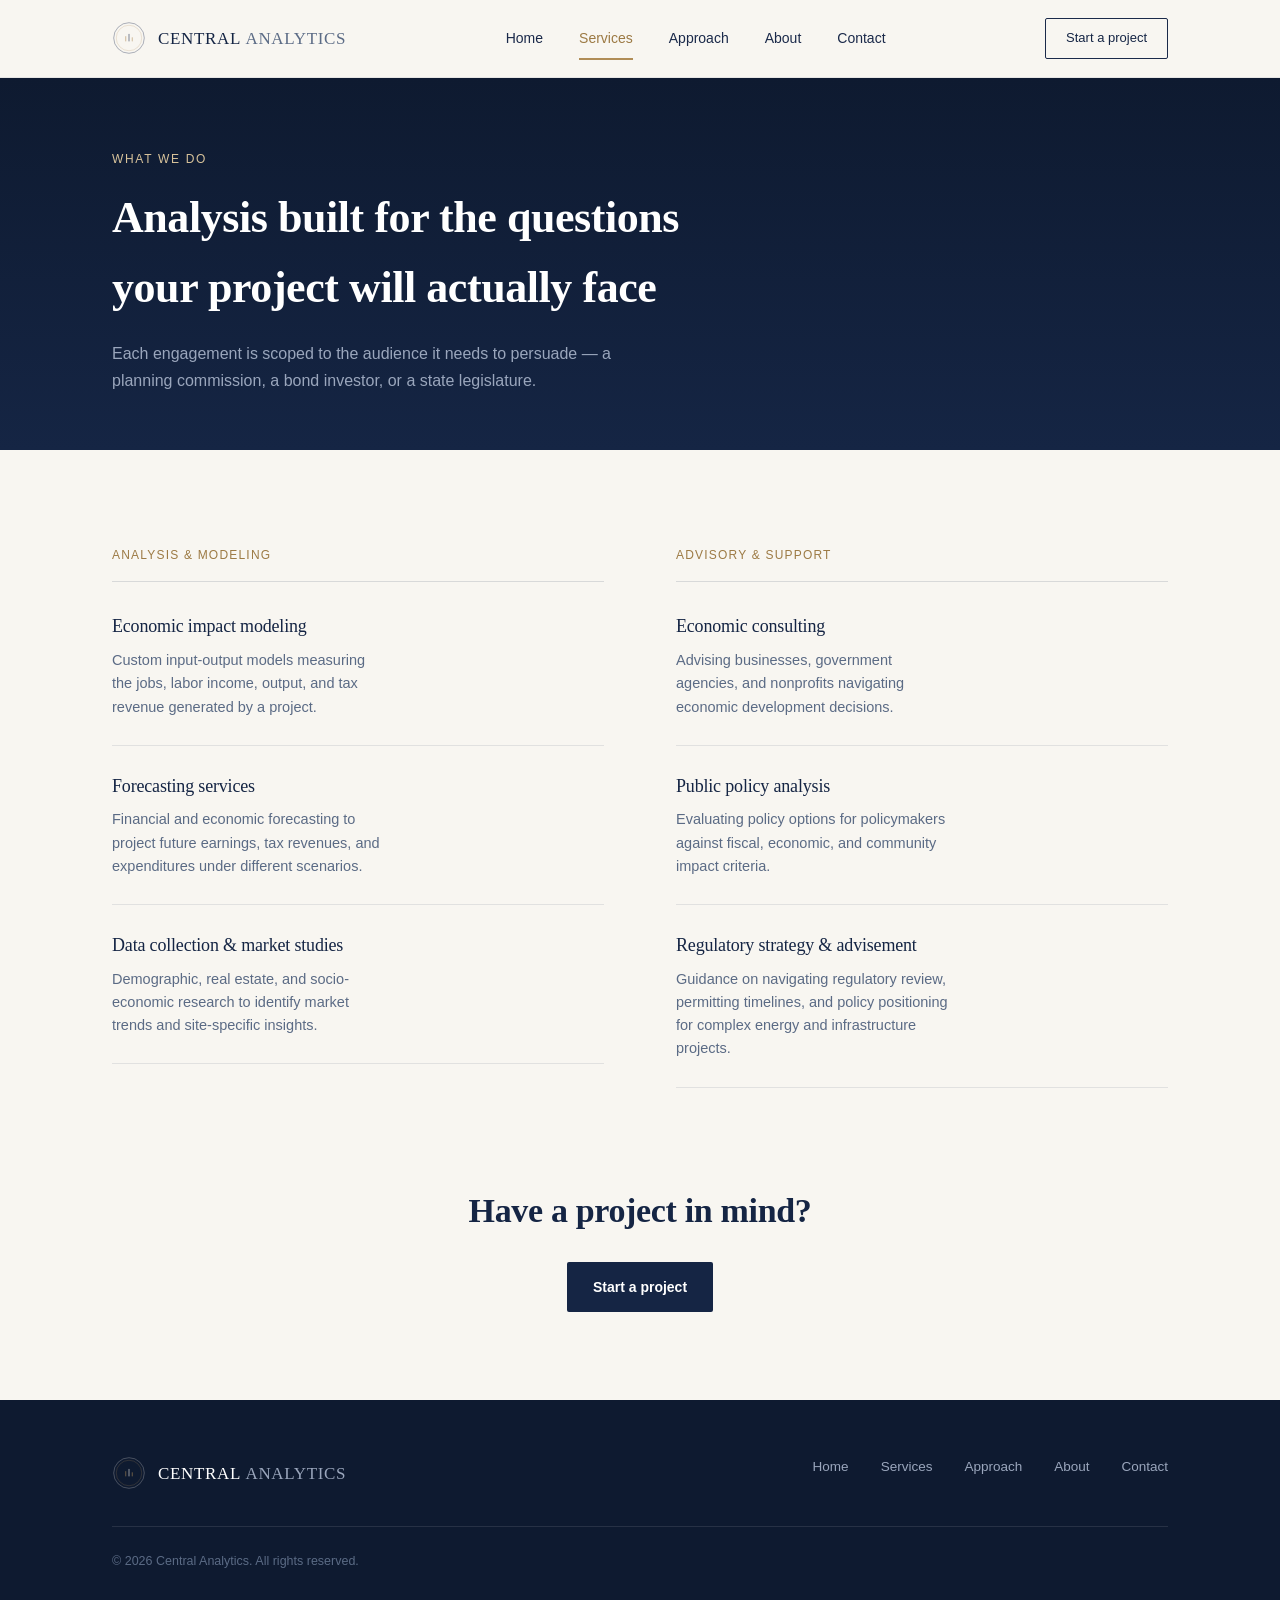
<file: services.html>
<!DOCTYPE html>
<html lang="en">
<head>
<meta charset="UTF-8">
<meta name="viewport" content="width=device-width, initial-scale=1.0">
<title>Services — Central Analytics</title>
<meta name="description" content="Economic consulting, impact modeling, forecasting, public policy analysis, market studies, and regulatory strategy.">
<link rel="stylesheet" href="styles.css">
</head>
<body>
<header>
  <nav>
    <a href="index.html" class="brand">
      <svg class="brand-mark" viewBox="0 0 240 240" xmlns="http://www.w3.org/2000/svg">
        <circle cx="120" cy="120" r="108" fill="none" stroke="#1B2A4A" stroke-width="2.5"/>
        <circle cx="120" cy="120" r="90" fill="none" stroke="#B08D57" stroke-width="1.5"/>
        <line x1="97" y1="141" x2="97" y2="110" stroke="#B08D57" stroke-width="4" stroke-linecap="round"/>
        <line x1="120" y1="141" x2="120" y2="94" stroke="#1B2A4A" stroke-width="4" stroke-linecap="round"/>
        <line x1="143" y1="141" x2="143" y2="118" stroke="#B08D57" stroke-width="4" stroke-linecap="round"/>
      </svg>
      <span class="brand-word">CENTRAL <span class="thin">ANALYTICS</span></span>
    </a>
    <div class="navlinks">
      <a href="index.html">Home</a>
      <a href="services.html" class="active">Services</a>
      <a href="approach.html">Approach</a>
      <a href="about.html">About</a>
      <a href="contact.html">Contact</a>
    </div>
    <a href="contact.html" class="nav-cta">Start a project</a>
  </nav>
</header>
<main>

  <section class="page-hero">
    <div class="wrap">
      <span class="eyebrow on-dark">What we do</span>
      <h1>Analysis built for the questions your project will actually face</h1>
      <p class="lede">Each engagement is scoped to the audience it needs to persuade &mdash; a planning commission, a bond investor, or a state legislature.</p>
    </div>
  </section>

  <section>
    <div class="wrap">
      <div class="services-columns reveal">
        <div class="service-group">
          <div class="service-group-label">Analysis &amp; modeling</div>
          <div class="service-row">
            <h3>Economic impact modeling</h3>
            <p>Custom input-output models measuring the jobs, labor income, output, and tax revenue generated by a project.</p>
          </div>
          <div class="service-row">
            <h3>Forecasting services</h3>
            <p>Financial and economic forecasting to project future earnings, tax revenues, and expenditures under different scenarios.</p>
          </div>
          <div class="service-row">
            <h3>Data collection &amp; market studies</h3>
            <p>Demographic, real estate, and socio-economic research to identify market trends and site-specific insights.</p>
          </div>
        </div>
        <div class="service-group">
          <div class="service-group-label">Advisory &amp; support</div>
          <div class="service-row">
            <h3>Economic consulting</h3>
            <p>Advising businesses, government agencies, and nonprofits navigating economic development decisions.</p>
          </div>
          <div class="service-row">
            <h3>Public policy analysis</h3>
            <p>Evaluating policy options for policymakers against fiscal, economic, and community impact criteria.</p>
          </div>
          <div class="service-row">
            <h3>Regulatory strategy &amp; advisement</h3>
            <p>Guidance on navigating regulatory review, permitting timelines, and policy positioning for complex energy and infrastructure projects.</p>
          </div>
        </div>
      </div>
    </div>
  </section>

  <section class="closing-cta" style="padding-top:0;">
    <div class="wrap" style="text-align:center;">
      <h2 class="reveal" style="font-size:clamp(26px,3.4vw,34px);">Have a project in mind?</h2>
      <a href="contact.html" class="btn-primary reveal" style="margin-top:24px; display:inline-block; background:var(--navy-900); color:var(--white);">Start a project</a>
    </div>
  </section>

</main>
<footer>
  <div class="wrap">
    <div class="footer-top">
      <div class="footer-brand">
        <svg class="brand-mark" width="30" height="30" viewBox="0 0 240 240" xmlns="http://www.w3.org/2000/svg">
          <circle cx="120" cy="120" r="108" fill="none" stroke="#F8F6F1" stroke-width="2.5" opacity="0.7"/>
          <circle cx="120" cy="120" r="90" fill="none" stroke="#B08D57" stroke-width="1.5"/>
          <line x1="97" y1="141" x2="97" y2="110" stroke="#B08D57" stroke-width="4" stroke-linecap="round"/>
          <line x1="120" y1="141" x2="120" y2="94" stroke="#F8F6F1" stroke-width="4" stroke-linecap="round"/>
          <line x1="143" y1="141" x2="143" y2="118" stroke="#B08D57" stroke-width="4" stroke-linecap="round"/>
        </svg>
        <span class="brand-word">CENTRAL <span class="thin">ANALYTICS</span></span>
      </div>
      <div class="footer-links">
        <a href="index.html">Home</a>
        <a href="services.html">Services</a>
        <a href="approach.html">Approach</a>
        <a href="about.html">About</a>
        <a href="contact.html">Contact</a>
    </div>
    </div>
    <div class="footer-bottom">
      <span>&copy; <span id="year"></span> Central Analytics. All rights reserved.</span>
    </div>
  </div>
</footer>
<script src="main.js"></script>
</body>
</html>
</file>
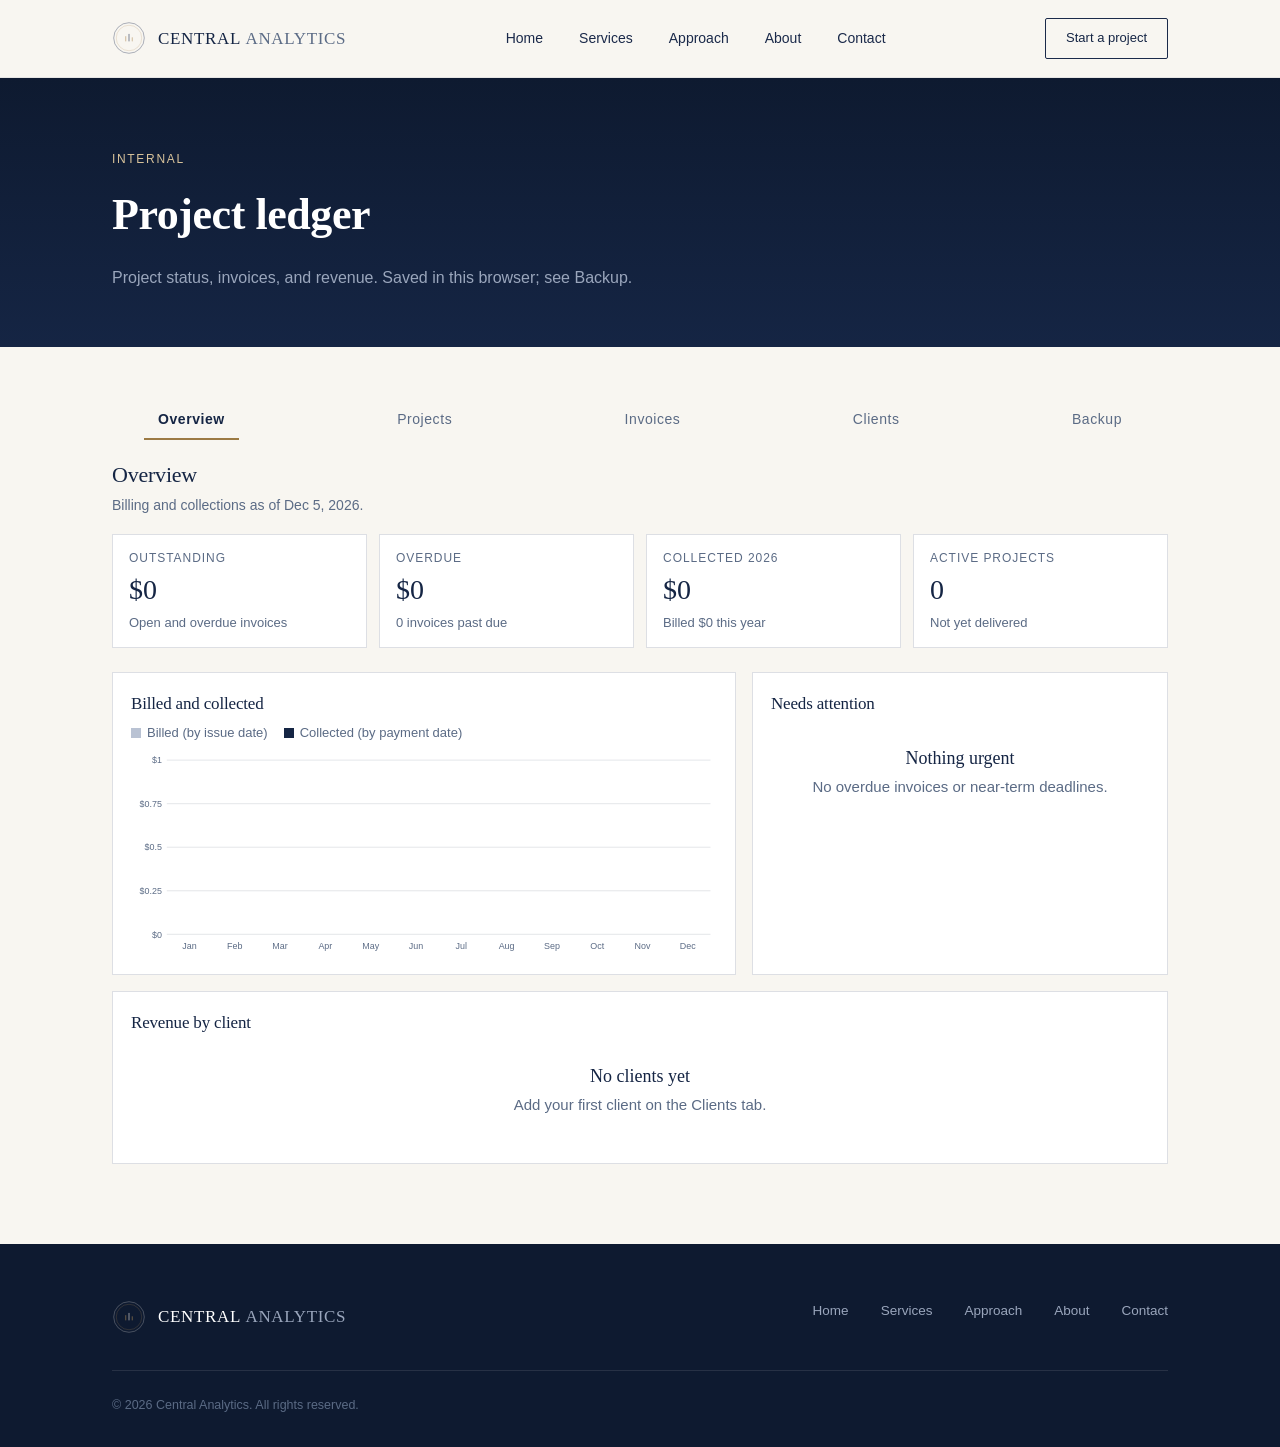
<file: status.html>
<!DOCTYPE html>
<html lang="en">
<head>
<meta charset="UTF-8">
<meta name="viewport" content="width=device-width, initial-scale=1.0">
<title>Project Ledger — Central Analytics</title>
<meta name="robots" content="noindex, nofollow">
<link rel="stylesheet" href="styles.css">
<link rel="stylesheet" href="ledger.css">
</head>
<body>
<header>
  <nav>
    <a href="index.html" class="brand">
      <svg class="brand-mark" viewBox="0 0 240 240" xmlns="http://www.w3.org/2000/svg">
        <circle cx="120" cy="120" r="108" fill="none" stroke="#1B2A4A" stroke-width="2.5"/>
        <circle cx="120" cy="120" r="90" fill="none" stroke="#B08D57" stroke-width="1.5"/>
        <line x1="97" y1="141" x2="97" y2="110" stroke="#B08D57" stroke-width="4" stroke-linecap="round"/>
        <line x1="120" y1="141" x2="120" y2="94" stroke="#1B2A4A" stroke-width="4" stroke-linecap="round"/>
        <line x1="143" y1="141" x2="143" y2="118" stroke="#B08D57" stroke-width="4" stroke-linecap="round"/>
      </svg>
      <span class="brand-word">CENTRAL <span class="thin">ANALYTICS</span></span>
    </a>
    <div class="navlinks">
      <a href="index.html">Home</a>
      <a href="services.html">Services</a>
      <a href="approach.html">Approach</a>
      <a href="about.html">About</a>
      <a href="contact.html">Contact</a>
    </div>
    <a href="contact.html" class="nav-cta">Start a project</a>
  </nav>
</header>
<main class="pl">
  <section class="page-hero">
    <div class="wrap">
      <span class="eyebrow on-dark">Internal</span>
      <h1>Project ledger</h1>
      <p class="lede" id="who">Project status, invoices, and revenue. Saved in this browser; see Backup.</p>
    </div>
  </section>
  <div class="wrap wrap-pad">
    <nav class="tabs" id="tabs" aria-label="Sections" hidden></nav>
    <div id="app"><div class="empty"><strong>Loading</strong>One moment.</div></div>
  </div>
  <div id="layer"></div>
  <div class="toast" id="toast" hidden role="status"></div>
</main>
<footer>
  <div class="wrap">
    <div class="footer-top">
      <div class="footer-brand">
        <svg class="brand-mark" width="30" height="30" viewBox="0 0 240 240" xmlns="http://www.w3.org/2000/svg">
          <circle cx="120" cy="120" r="108" fill="none" stroke="#F8F6F1" stroke-width="2.5" opacity="0.7"/>
          <circle cx="120" cy="120" r="90" fill="none" stroke="#B08D57" stroke-width="1.5"/>
          <line x1="97" y1="141" x2="97" y2="110" stroke="#B08D57" stroke-width="4" stroke-linecap="round"/>
          <line x1="120" y1="141" x2="120" y2="94" stroke="#F8F6F1" stroke-width="4" stroke-linecap="round"/>
          <line x1="143" y1="141" x2="143" y2="118" stroke="#B08D57" stroke-width="4" stroke-linecap="round"/>
        </svg>
        <span class="brand-word">CENTRAL <span class="thin">ANALYTICS</span></span>
      </div>
      <div class="footer-links">
        <a href="index.html">Home</a>
        <a href="services.html">Services</a>
        <a href="approach.html">Approach</a>
        <a href="about.html">About</a>
        <a href="contact.html">Contact</a>
    </div>
    </div>
    <div class="footer-bottom">
      <span>&copy; <span id="year"></span> Central Analytics. All rights reserved.</span>
    </div>
  </div>
</footer>
<script src="ledger-common.js"></script>
<script src="ledger-store.js"></script>
<script src="status.js"></script>
<script>document.getElementById('year') && (document.getElementById('year').textContent = new Date().getFullYear());</script>
</body>
</html>
</file>
<file: styles.css>
:root{
  --navy-950:#0E1A30;
  --navy-900:#152544;
  --navy-800:#1B2A4A;
  --navy-600:#2E4269;
  --slate-500:#5B6B85;
  --slate-300:#9AA6BC;
  --gold-600:#9C7A44;
  --gold-500:#B08D57;
  --gold-300:#D8C39B;
  --cream-50:#F8F6F1;
  --cream-100:#F1EDE3;
  --white:#FFFFFF;
  --ink:#1C2333;
}
*{box-sizing:border-box; margin:0; padding:0;}
html{scroll-behavior:smooth;}
body{
  font-family:-apple-system, BlinkMacSystemFont, 'Segoe UI', Roboto, Helvetica, Arial, sans-serif;
  color:var(--ink);
  background:var(--cream-50);
  line-height:1.6;
  -webkit-font-smoothing:antialiased;
}
h1,h2,h3{
  font-family:Georgia, 'Times New Roman', Times, serif;
  font-weight:700;
  color:var(--navy-900);
  letter-spacing:-0.01em;
}
.mono{font-family:inherit; letter-spacing:0.06em; text-transform:uppercase;}
a{color:inherit; text-decoration:none;}
img{max-width:100%; display:block;}
.wrap{max-width:1120px; margin:0 auto; padding:0 32px;}
.eyebrow{
  font-family:inherit;
  font-size:12px;
  letter-spacing:0.14em;
  text-transform:uppercase;
  color:var(--gold-600);
  margin-bottom:14px;
  display:block;
}
.eyebrow.on-dark{color:var(--gold-300);}

/* ---------- Nav ---------- */
header{
  position:sticky; top:0; z-index:50;
  background:rgba(248,246,241,0.92);
  backdrop-filter:blur(8px);
  border-bottom:1px solid rgba(27,42,74,0.08);
}
nav{
  display:flex; align-items:center; justify-content:space-between;
  padding:18px 32px; max-width:1120px; margin:0 auto;
}
.brand{display:flex; align-items:center; gap:12px;}
.brand-mark{width:34px; height:34px; flex-shrink:0;}
.brand-word{
  font-family:Georgia, 'Times New Roman', Times, serif; font-size:17px; font-weight:500;
  letter-spacing:0.04em; color:var(--navy-900);
}
.brand-word .thin{color:var(--slate-500); font-weight:400;}
.navlinks{display:flex; gap:36px; font-size:14px; color:var(--navy-800);}
.navlinks a{position:relative; padding:4px 0;}
.navlinks a:hover{color:var(--gold-600);}
.navlinks a.active{color:var(--gold-600);}
.navlinks a.active::after{
  content:''; position:absolute; left:0; right:0; bottom:-6px; height:2px; background:var(--gold-500);
}
.nav-cta{
  display:inline-block; font-size:13px; font-weight:500;
  border:1px solid var(--navy-800); color:var(--navy-900);
  padding:9px 20px; border-radius:2px; transition:all .2s ease;
}
.nav-cta:hover{background:var(--navy-900); color:var(--white);}

/* ---------- Hero (home) ---------- */
.hero{
  background:linear-gradient(180deg, var(--navy-950) 0%, var(--navy-900) 100%);
  color:var(--white);
  position:relative;
  overflow:hidden;
  padding:96px 0 0;
}
.hero-grid{
  display:grid; grid-template-columns:1.05fr 0.95fr; gap:40px; align-items:center;
  max-width:1120px; margin:0 auto; padding:0 32px 80px;
}
.hero h1{
  font-size:clamp(34px, 4.6vw, 52px);
  line-height:1.12;
  color:var(--white);
  max-width:620px;
}
.hero h1 em{font-style:normal; color:var(--gold-300);}
.hero p.lede{
  margin-top:22px; font-size:17px; color:var(--slate-300);
  max-width:480px; line-height:1.7;
}
.hero-actions{display:flex; gap:16px; margin-top:34px; flex-wrap:wrap;}
.btn-primary{
  background:var(--gold-500); color:var(--navy-950); font-weight:600;
  font-size:14px; padding:14px 26px; border-radius:2px;
  display:inline-block; transition:transform .15s ease, background .2s ease;
}
.btn-primary:hover{background:var(--gold-300); transform:translateY(-1px);}
.btn-ghost{
  border:1px solid rgba(255,255,255,0.28); color:var(--white);
  font-size:14px; padding:14px 26px; border-radius:2px; display:inline-block;
  transition:border-color .2s ease;
}
.btn-ghost:hover{border-color:var(--gold-300); color:var(--gold-300);}

.hero-visual{position:relative; width:100%; aspect-ratio:1/1; max-width:480px; justify-self:end; margin-right:-28px;}
@media (max-width:1120px){.hero-visual{margin-right:0;}}

/* ---------- Ambient watermark ring (echoes the mark, used sparingly) ---------- */
.watermark-ring{
  position:absolute; border-radius:50%; border:1px solid rgba(27,42,74,0.06);
  pointer-events:none; z-index:0;
}

.capstrip{
  border-top:1px solid rgba(255,255,255,0.1);
  background:rgba(0,0,0,0.14);
}
.capstrip-inner{
  max-width:1120px; margin:0 auto; padding:26px 32px;
  display:grid; grid-template-columns:repeat(3,1fr); gap:24px;
}
.cap-item{color:var(--slate-300); font-size:13.5px; display:flex; gap:12px; align-items:flex-start;}
.cap-item .dot{width:6px; height:6px; border-radius:50%; background:var(--gold-500); margin-top:7px; flex-shrink:0;}
.cap-item strong{color:var(--white); font-weight:500; display:block; margin-bottom:2px;}

/* ---------- Inner page hero (non-home pages) ---------- */
.page-hero{
  background:linear-gradient(180deg, var(--navy-950) 0%, var(--navy-900) 100%);
  color:var(--white);
  padding:72px 0 56px;
}
.page-hero h1{
  font-size:clamp(30px,4vw,44px); color:var(--white); max-width:640px;
}
.page-hero p.lede{margin-top:16px; color:var(--slate-300); font-size:16px; max-width:560px; line-height:1.7;}

/* ---------- Section shells ---------- */
section{padding:96px 0; scroll-margin-top:84px;}
.section-head{max-width:640px; margin-bottom:56px;}
.section-head h2{font-size:clamp(26px,3vw,34px); line-height:1.2;}
.section-head p{color:var(--slate-500); margin-top:16px; font-size:16px; max-width:560px;}
.rule{width:56px; height:1px; background:var(--gold-500); margin:18px 0;}

/* ---------- Focus areas (renewable energy / data center imagery) ---------- */
.focus-grid{display:grid; grid-template-columns:repeat(3,1fr); gap:24px;}
.focus-item img{
  width:100%; aspect-ratio:4/3; object-fit:cover; border-radius:2px; display:block;
  filter:saturate(1.03);
}
.focus-caption{
  margin-top:12px; font-family:inherit; font-size:12px; color:var(--slate-500);
  letter-spacing:0.03em;
}
@media (max-width:860px){.focus-grid{grid-template-columns:1fr; gap:28px;}}

/* ---------- Services (editorial list, not cards) ---------- */
.services-columns{display:grid; grid-template-columns:1fr 1fr; gap:0 72px;}
.service-group + .service-group{margin-top:0;}
.service-group-label{
  font-family:inherit; font-size:12px; letter-spacing:0.1em; text-transform:uppercase;
  color:var(--gold-600); padding-bottom:16px; border-bottom:1px solid rgba(27,42,74,0.14); margin-bottom:4px;
}
.service-row{
  padding:26px 0; border-bottom:1px solid rgba(27,42,74,0.1);
  display:flex; flex-direction:column; gap:8px;
}
.service-row h3{font-size:18px; font-weight:500; color:var(--navy-900);}
.service-row p{font-size:14.5px; color:var(--slate-500); line-height:1.6; max-width:34ch;}
@media (max-width:860px){.services-columns{grid-template-columns:1fr; gap:0;} .service-group{margin-bottom:8px;}}

/* ---------- Home: "where to start" editorial list ---------- */
.start-block{display:grid; grid-template-columns:0.85fr 1.15fr; gap:64px; align-items:start;}
.start-block h2{font-size:clamp(24px,3vw,32px); max-width:20ch;}
.start-list{display:flex; flex-direction:column;}
.start-link{
  display:flex; align-items:baseline; justify-content:space-between; gap:24px;
  padding:24px 0; border-bottom:1px solid rgba(27,42,74,0.12); transition:padding-left .2s ease;
}
.start-link:first-child{border-top:1px solid rgba(27,42,74,0.12);}
.start-link:hover{padding-left:10px;}
.start-link .sl-title{font-family:Georgia, 'Times New Roman', Times, serif; font-size:22px; font-weight:500; color:var(--navy-900);}
.start-link .sl-desc{font-size:13.5px; color:var(--slate-500); max-width:34ch; margin-top:6px;}
.start-link .sl-arrow{font-size:20px; color:var(--gold-600); flex-shrink:0; transition:transform .2s ease;}
.start-link:hover .sl-arrow{transform:translateX(4px);}
@media (max-width:860px){.start-block{grid-template-columns:1fr; gap:28px;}}

/* ---------- Text link (used instead of ghost button in places) ---------- */
.link-arrow-lg{
  font-size:14.5px; font-weight:500; color:var(--gold-300); border-bottom:1px solid rgba(216,195,155,0.4);
  padding-bottom:3px; display:inline-block; transition:border-color .2s ease, color .2s ease;
}
.link-arrow-lg:hover{border-color:var(--gold-300);}
.link-arrow-lg.on-light{color:var(--navy-900); border-bottom-color:rgba(27,42,74,0.3);}

/* ---------- Figure caption (editorial annotation) ---------- */
.fig-caption{
  font-family:inherit; font-size:11.5px; color:var(--slate-300); letter-spacing:0.04em;
  margin-top:14px; text-align:right;
}
.fig-caption.on-light{color:var(--slate-500);}

/* ---------- Approach: connected timeline ---------- */
.approach{background:var(--navy-950); color:var(--white);}
.approach .section-head h2{color:var(--white);}
.approach .section-head p{color:var(--slate-300);}
.timeline{position:relative; display:grid; grid-template-columns:repeat(4,1fr); gap:32px; padding-top:8px;}
.timeline::before{
  content:''; position:absolute; top:6px; left:0; right:0; height:1px; background:rgba(255,255,255,0.16);
}
.tl-step{position:relative; padding-top:34px;}
.tl-dot{
  position:absolute; top:0; left:0; width:11px; height:11px; border-radius:50%;
  background:var(--navy-950); border:1.5px solid var(--gold-400,var(--gold-300)); transform:translateY(0.5px);
}
.tl-step:nth-child(odd) .tl-dot{border-color:var(--gold-300);}
.tl-step:nth-child(even) .tl-dot{border-color:rgba(255,255,255,0.5);}
.tl-label{
  font-family:inherit; font-size:11px; color:var(--gold-300); letter-spacing:0.08em;
  text-transform:uppercase; display:block; margin-bottom:10px;
}
.tl-step h3{color:var(--white); font-size:17px; margin-bottom:10px; font-weight:500;}
.tl-step p{color:var(--slate-300); font-size:14px; line-height:1.65; max-width:30ch;}
@media (max-width:860px){
  .timeline{grid-template-columns:1fr 1fr; row-gap:40px;}
  .timeline::before{display:none;}
  .tl-step{padding-top:0;}
  .tl-dot{position:static; margin-bottom:14px;}
}
@media (max-width:520px){.timeline{grid-template-columns:1fr;}}

/* ---------- Diagram section ---------- */
.diagram-section{background:var(--cream-100);}
.diagram-wrap{
  display:grid; grid-template-columns:0.9fr 1.1fr; gap:56px; align-items:center;
}
.diagram-copy p{color:var(--slate-500); font-size:15.5px; line-height:1.75; margin-bottom:16px;}
.diagram-copy .rule{margin-bottom:24px;}

/* ---------- Sectors / Industries ---------- */
.industries{display:flex; flex-wrap:wrap; gap:12px;}
.industry-tag{
  border:1px solid rgba(27,42,74,0.18); color:var(--navy-800);
  font-size:13.5px; padding:11px 20px; border-radius:2px; background:var(--white);
}
.industry-tag.filled{background:var(--navy-900); color:var(--white); border-color:var(--navy-900);}
.sector-split{display:grid; grid-template-columns:1fr 1fr; gap:0; position:relative;}
.sector-split::before{content:''; position:absolute; top:4px; bottom:4px; left:50%; width:1px; background:rgba(27,42,74,0.14);}
.sector-split > div:first-child{padding-right:44px;}
.sector-split > div:last-child{padding-left:44px;}
@media (max-width:860px){
  .sector-split{grid-template-columns:1fr; gap:40px;}
  .sector-split::before{display:none;}
  .sector-split > div:first-child, .sector-split > div:last-child{padding:0;}
}

/* ---------- About ---------- */
.about{
  display:grid; grid-template-columns:0.8fr 1.2fr; gap:64px; align-items:start;
}
.about-portrait{
  aspect-ratio:4/5; background:var(--navy-800); border-radius:2px;
  display:flex; align-items:center; justify-content:center; color:var(--slate-300);
  font-family:inherit; font-size:12px; text-align:center; padding:24px;
}
.about-copy p{color:var(--slate-500); font-size:16px; line-height:1.8; margin-bottom:18px;}
.about-copy strong{color:var(--navy-900); font-weight:500;}
.about-copy p.lead-para::first-letter{
  font-family:Georgia, 'Times New Roman', Times, serif; font-size:52px; font-weight:500; color:var(--gold-600);
  float:left; line-height:0.85; margin:6px 8px 0 0;
}

/* ---------- Testimonial / quote strip ---------- */
.quote-strip{background:var(--navy-900); color:var(--white); padding:80px 0;}
.quote-strip blockquote{
  font-family:Georgia, 'Times New Roman', Times, serif; font-size:clamp(22px,3vw,30px);
  line-height:1.5; max-width:760px; color:var(--white); font-weight:400;
}
.quote-strip cite{
  display:block; margin-top:24px; font-style:normal; font-size:14px; color:var(--gold-300);
}

/* ---------- Closing CTA ---------- */
.closing-cta{padding:88px 0; background:var(--cream-50);}

/* ---------- Contact ---------- */
.contact-wrap{
  display:grid; grid-template-columns:0.85fr 1.15fr; gap:64px;
}
.contact-info h2{font-size:clamp(26px,3vw,34px);}
.contact-info p{color:var(--slate-500); margin-top:16px; font-size:16px; line-height:1.7;}
.contact-detail{margin-top:32px; font-size:14.5px;}
.contact-detail div{margin-bottom:14px; color:var(--navy-800);}
.contact-detail span{color:var(--slate-500); display:block; font-size:12px; text-transform:uppercase; letter-spacing:0.08em; margin-bottom:3px; font-family:inherit;}

form{display:flex; flex-direction:column; gap:18px;}
.form-row{display:grid; grid-template-columns:1fr 1fr; gap:18px;}
label{font-size:12.5px; text-transform:uppercase; letter-spacing:0.07em; color:var(--slate-500); font-family:inherit; margin-bottom:8px; display:block;}
input, textarea, select{
  width:100%; border:1px solid rgba(27,42,74,0.2); background:var(--white);
  padding:13px 14px; font-family:inherit; font-size:14.5px; border-radius:2px;
  color:var(--ink); transition:border-color .15s ease;
}
input:focus, textarea:focus, select:focus{outline:none; border-color:var(--gold-500);}
textarea{resize:vertical; min-height:110px;}
.submit-btn{
  background:var(--navy-900); color:var(--white); font-weight:500; font-size:14px;
  padding:15px 28px; border:none; border-radius:2px; cursor:pointer; width:fit-content;
  transition:background .2s ease;
}
.submit-btn:hover{background:var(--gold-600);}

/* ---------- Footer ---------- */
footer{background:var(--navy-950); color:var(--slate-300); padding:56px 0 32px;}
.footer-top{
  display:flex; justify-content:space-between; align-items:flex-start; flex-wrap:wrap; gap:32px;
  padding-bottom:36px; border-bottom:1px solid rgba(255,255,255,0.1);
}
.footer-brand{display:flex; align-items:center; gap:12px;}
.footer-brand .brand-word{color:var(--white);}
.footer-brand .brand-word .thin{color:var(--slate-300);}
.footer-links{display:flex; gap:32px; font-size:13.5px;}
.footer-links a:hover{color:var(--gold-300);}
.footer-bottom{
  display:flex; justify-content:space-between; align-items:center; padding-top:24px; font-size:12.5px; color:var(--slate-500);
  flex-wrap:wrap; gap:12px;
}

/* ---------- Motion ---------- */
.reveal{opacity:0; transform:translateY(16px); transition:opacity .7s ease, transform .7s ease;}
.reveal.in{opacity:1; transform:translateY(0);}
@media (prefers-reduced-motion: reduce){
  .reveal{opacity:1; transform:none; transition:none;}
  html{scroll-behavior:auto;}
}

/* ---------- Responsive ---------- */
@media (max-width:860px){
  .navlinks, .nav-cta{display:none;}
  .hero-grid{grid-template-columns:1fr; padding-bottom:56px;}
  .hero-visual{justify-self:center; margin-top:24px;}
  .capstrip-inner{grid-template-columns:1fr; gap:16px;}
  .services-grid{grid-template-columns:1fr 1fr;}
  .explore-grid{grid-template-columns:1fr;}
  .steps{grid-template-columns:1fr 1fr;}
  .step{border-bottom:1px solid rgba(255,255,255,0.12); padding-bottom:8px;}
  .diagram-wrap, .about, .contact-wrap{grid-template-columns:1fr;}
  .about-portrait{max-width:260px;}
  .form-row{grid-template-columns:1fr;}
  section{padding:64px 0;}
}
@media (max-width:520px){
  .services-grid{grid-template-columns:1fr;}
  .steps{grid-template-columns:1fr;}
  .step{border-right:none;}
}


/* ---------- Questionnaire ---------- */
.q-wrap{max-width:820px; margin:0 auto; padding:0 32px;}
.q-form{display:flex; flex-direction:column;}
.q-confidential{
  border-left:3px solid var(--gold-500); background:var(--cream-100);
  padding:18px 22px; font-size:14.5px; line-height:1.7; color:var(--navy-800); margin-bottom:12px;
}
.q-confidential strong{color:var(--navy-900);}
.q-section{padding:44px 0; border-top:1px solid rgba(27,42,74,0.14);}
.q-section.first{border-top:none; padding-top:28px;}
.q-section-head{display:flex; align-items:baseline; gap:16px; margin-bottom:8px;}
.q-num{font-size:12px; letter-spacing:0.14em; color:var(--gold-600); text-transform:uppercase; font-weight:600;}
.q-section h2{font-size:clamp(22px,2.6vw,28px);}
.q-note{color:var(--slate-500); font-size:14.5px; line-height:1.7; max-width:62ch; margin:8px 0 4px;}
.q-grid{display:grid; grid-template-columns:1fr 1fr; gap:22px 24px; margin-top:24px;}
.q-field{display:flex; flex-direction:column;}
.q-field.full{grid-column:1 / -1;}
.q-field label{
  text-transform:none; letter-spacing:0; font-family:inherit; font-size:14px; font-weight:500;
  color:var(--navy-800); margin-bottom:7px; line-height:1.4;
}
.q-field .hint{font-size:12.5px; color:var(--slate-500); margin-top:6px;}
.q-money{position:relative;}
.q-money > span{position:absolute; left:14px; top:50%; transform:translateY(-50%); color:var(--slate-500); font-size:14.5px;}
.q-money input{padding-left:28px;}
.q-subhead{
  grid-column:1 / -1; font-size:17px; color:var(--navy-900); margin-top:14px;
  padding-top:18px; border-top:1px solid rgba(27,42,74,0.08);
}
.q-submit-row{padding-top:36px; border-top:1px solid rgba(27,42,74,0.14); display:flex; flex-direction:column; gap:14px;}
@media (max-width:640px){
  .q-grid{grid-template-columns:1fr;}
  .q-wrap{padding:0 20px;}
}

.q-drop{margin-top:16px; border:1.5px dashed var(--gold-500); background:var(--cream-100); padding:34px 20px; text-align:center; cursor:pointer; display:flex; flex-direction:column; gap:6px; border-radius:2px; transition:background .2s, border-color .2s;}
.q-drop strong{font-family:Georgia,'Times New Roman',Times,serif; font-size:19px; font-weight:500; color:var(--navy-900);}
.q-drop span{font-size:13.5px; color:var(--slate-500);}
.q-drop:hover, .q-drop:focus-visible, .q-drop.over{background:var(--white); border-color:var(--navy-800); outline:none;}
.q-files{list-style:none; margin-top:14px; display:flex; flex-direction:column; gap:8px;}
.q-files li{display:grid; grid-template-columns:1fr auto auto; gap:4px 14px; align-items:center; padding:10px 14px; background:var(--white); border:1px solid rgba(27,42,74,0.14); font-size:14px;}
.q-fname{overflow:hidden; text-overflow:ellipsis; white-space:nowrap; color:var(--navy-900); min-width:0;}
.q-fsize{color:var(--slate-500); font-size:12.5px;}
.q-fremove{background:none; border:0; color:var(--gold-600); font:inherit; font-size:13px; cursor:pointer; text-decoration:underline;}
.q-fbar{grid-column:1 / -1; height:3px; background:var(--cream-100);}
.q-fbar i{display:block; height:100%; background:var(--gold-500); width:0; transition:width .15s;}
</file>
<file: ledger.css>
/* Client portal and admin styles. Scoped under .pl so they never touch the marketing pages. */
.pl{--surface:#FFFFFF;--surface2:var(--cream-100);--muted:var(--slate-500);--line:rgba(27,42,74,.15);--navy:var(--navy-900);--accent:var(--gold-600);--btn:var(--navy-900);--btn-ink:#FFFFFF;--bg:var(--cream-50);--ok:#2F7D4F;--warn:#9A5B12;--bad:#B3261E;--bar-a:#B9C2D3;--bar-b:#152544;--scrim:rgba(14,26,48,.5);--serif:Georgia,'Times New Roman',Times,serif;font-size:15px;line-height:1.5;color:var(--ink)}
.pl h2,.pl h3{font-family:var(--serif);font-weight:500;color:var(--navy);margin:0}
.pl h2{font-size:22px}.pl h3{font-size:17px}
.pl button{font:inherit}
.pl label{margin-bottom:0}
.pl .wrap-pad{padding-block:36px 80px}
.pl .login{max-width:440px;margin:48px auto;background:var(--surface);border:1px solid var(--line);padding:28px}
.pl .login h2{margin-bottom:6px}
.pl .login p{color:var(--muted);margin:0 0 16px;font-size:14px}
.pl .signout{background:none;border:0;color:var(--accent);text-decoration:underline;cursor:pointer;font-size:13px}
.pl .bar{display:flex;justify-content:space-between;gap:12px;align-items:center;flex-wrap:wrap;margin-bottom:6px;font-size:13px;color:var(--muted)}
.pl .btn:disabled{opacity:.5;cursor:default}
.pl .tabs{display:flex;gap:4px;overflow-x:auto;padding-top:18px}
.pl .tab{background:none;border:0;border-bottom:2px solid transparent;padding:8px 14px;cursor:pointer;color:var(--muted);font-size:14px;letter-spacing:.04em;white-space:nowrap}
.pl .tab[aria-current="page"]{color:var(--navy);border-bottom-color:var(--accent);font-weight:600}
.pl main{padding-block:28px 72px}
.pl .head{display:flex;justify-content:space-between;align-items:flex-end;gap:12px;flex-wrap:wrap;margin-bottom:18px}
.pl .head p{margin:4px 0 0;color:var(--muted);font-size:14px}
.pl .btn{background:var(--btn);color:var(--btn-ink);border:1px solid var(--btn);padding:9px 16px;border-radius:2px;cursor:pointer;font-size:14px}
.pl .btn.ghost{background:transparent;color:var(--navy);border-color:var(--line)}
.pl .btn.ghost:hover{border-color:var(--accent)}
.pl .btn.sm{padding:5px 10px;font-size:13px}
.pl .btn.danger{background:transparent;color:var(--bad);border-color:var(--bad)}
.pl .btn:disabled{opacity:.5;cursor:default}
.pl .kpis{display:grid;grid-template-columns:repeat(auto-fit,minmax(200px,1fr));gap:12px;margin-bottom:24px}
.pl .kpi{background:var(--surface);border:1px solid var(--line);padding:14px 16px}
.pl .kpi small{display:block;color:var(--muted);font-size:12px;letter-spacing:.08em;text-transform:uppercase}
.pl .kpi strong{display:block;font-family:var(--serif);font-size:28px;font-weight:500;color:var(--navy);font-variant-numeric:tabular-nums;margin-top:2px}
.pl .kpi span{font-size:13px;color:var(--muted)}
.pl .kpi.bad strong{color:var(--bad)}
.pl .panel{background:var(--surface);border:1px solid var(--line);padding:18px;min-width:0}
.pl .cols{display:grid;grid-template-columns:minmax(0,1.5fr) minmax(0,1fr);gap:16px;margin-bottom:16px}
@media (max-width:820px){.pl .cols{grid-template-columns:minmax(0,1fr)}}
.pl .legend{display:flex;gap:16px;font-size:13px;color:var(--muted);margin:6px 0 10px}
.pl .legend i{display:inline-block;width:10px;height:10px;margin-right:6px;vertical-align:-1px}
.pl .chart{width:100%;height:auto;display:block}
.pl .chart text{fill:var(--muted);font-family:var(--sans);font-size:11px}
.pl .tablewrap{overflow-x:auto}
.pl table{border-collapse:collapse;width:100%;font-size:14px}
.pl th{font-size:12px;letter-spacing:.07em;text-transform:uppercase;color:var(--muted);font-weight:500;text-align:left;padding:8px 10px;border-bottom:1px solid var(--line);white-space:nowrap}
.pl td{padding:10px;border-bottom:1px solid var(--line);vertical-align:middle}
.pl tr:last-child td{border-bottom:0}
.pl .num{text-align:right;font-variant-numeric:tabular-nums;white-space:nowrap}
.pl th.num{text-align:right}
.pl .pill{display:inline-block;padding:2px 9px;font-size:12px;border:1px solid currentColor;border-radius:99px;white-space:nowrap;background:color-mix(in srgb,currentColor 10%,transparent)}
.pl .pill.ok{color:var(--ok)}
.pl .pill.warn{color:var(--warn)}
.pl .pill.bad{color:var(--bad)}
.pl .pill.mute{color:var(--muted)}
.pl .steps{display:flex;gap:3px;min-width:110px}
.pl .steps i{flex:1;height:5px;background:var(--line)}
.pl .steps i.on{background:var(--accent)}
.pl .stagecell small{display:block;color:var(--muted);font-size:12px;margin-top:4px}
.pl .filters{display:flex;gap:6px;flex-wrap:wrap;margin-bottom:12px}
.pl .chip{background:transparent;border:1px solid var(--line);padding:4px 12px;border-radius:99px;font-size:13px;cursor:pointer;color:var(--muted)}
.pl .chip[aria-pressed="true"]{background:var(--navy);color:var(--bg);border-color:var(--navy)}
.pl .list{display:flex;flex-direction:column}
.pl .item{display:flex;justify-content:space-between;gap:12px;padding:9px 0;border-bottom:1px solid var(--line);font-size:14px}
.pl .item:last-child{border-bottom:0}
.pl .item small{display:block;color:var(--muted)}
.pl .empty{padding:28px 12px;text-align:center;color:var(--muted)}
.pl .empty strong{display:block;color:var(--navy);font-family:var(--serif);font-size:18px;font-weight:500;margin-bottom:4px}
.pl .note{background:var(--surface2);border:1px solid var(--line);padding:10px 14px;font-size:13.5px;color:var(--muted);margin-bottom:16px;display:flex;gap:12px;justify-content:space-between;align-items:center;flex-wrap:wrap}
.pl .link{background:none;border:0;padding:0;color:var(--accent);cursor:pointer;text-decoration:underline;font-size:inherit}
.pl /* form drawer */
.scrim{position:fixed;inset:0;background:var(--scrim);display:flex;justify-content:flex-end;z-index:20}
.pl .drawer{background:var(--surface);width:min(460px,100%);height:100%;overflow-y:auto;padding:22px max(18px,env(safe-area-inset-right,0px)) 40px 22px;padding-top:max(22px,env(safe-area-inset-top,0px))}
.pl .drawer h2{margin-bottom:16px}
.pl .field{display:flex;flex-direction:column;gap:5px;margin-bottom:14px}
.pl .field label{font-size:12px;letter-spacing:.07em;text-transform:uppercase;color:var(--muted)}
.pl .field input,.pl .field select,.pl .field textarea{background:var(--bg);border:1px solid var(--line);padding:9px 10px;border-radius:2px;width:100%}
.pl .field textarea{min-height:76px;resize:vertical}
.pl .row2{display:grid;grid-template-columns:1fr 1fr;gap:12px}
.pl .check{display:flex;gap:8px;align-items:center;margin-bottom:14px;font-size:14px}
.pl .actions{display:flex;gap:8px;flex-wrap:wrap;margin-top:8px}
.pl .hint{font-size:12.5px;color:var(--muted);margin:-8px 0 14px}
.pl .results{border:1px solid var(--line);margin-top:6px;max-height:160px;overflow-y:auto}
.pl .results button{display:block;width:100%;text-align:left;background:none;border:0;border-bottom:1px solid var(--line);padding:8px 10px;cursor:pointer}
.pl .results button:hover{background:var(--surface2)}
.pl .toast{position:fixed;left:50%;transform:translateX(-50%);bottom:max(18px,env(safe-area-inset-bottom,0px));background:var(--navy);color:var(--bg);padding:10px 16px;font-size:14px;z-index:30;max-width:90%}
.pl .pcard{background:var(--surface);border:1px solid var(--line);padding:20px;margin-bottom:16px}
.pl .pcard header{display:flex;justify-content:space-between;gap:12px;flex-wrap:wrap;margin-bottom:12px}
.pl .stagebar{display:grid;grid-template-columns:repeat(5,minmax(0,1fr));gap:4px;margin:14px 0}
.pl .stagebar div{font-size:12px;color:var(--muted);border-top:4px solid var(--line);padding-top:6px}
.pl .stagebar div.done{border-top-color:var(--accent);color:var(--ink)}
.pl .stagebar div.now{border-top-color:var(--accent);color:var(--navy);font-weight:600}
@media (max-width:560px){.pl .stagebar{font-size:11px}
.pl .row2{grid-template-columns:1fr}}
.pl .update{background:var(--surface2);padding:10px 14px;font-size:14px;margin:12px 0}
@media (prefers-reduced-motion:no-preference){.pl .drawer{animation:slide .18s ease-out}
@keyframes slide{from{transform:translateX(24px);opacity:0}}}
.pl .drop{margin-top:14px;border:1.5px dashed var(--gold-500);background:var(--cream-100);padding:30px 20px;text-align:center;cursor:pointer;display:flex;flex-direction:column;gap:6px;border-radius:2px;transition:background .2s,border-color .2s}
.pl .drop strong{font-family:var(--serif);font-size:19px;font-weight:500;color:var(--navy-900)}
.pl .drop span{font-size:13.5px;color:var(--muted)}
.pl .drop:hover,.pl .drop:focus-visible,.pl .drop.over{background:#fff;border-color:var(--navy-800);outline:none}
.pl .files{list-style:none;margin:12px 0 0;padding:0;display:flex;flex-direction:column;gap:8px}
.pl .files li{display:grid;grid-template-columns:1fr auto auto;gap:4px 14px;align-items:center;padding:9px 14px;background:#fff;border:1px solid var(--line);font-size:14px}
.pl .fname{overflow:hidden;text-overflow:ellipsis;white-space:nowrap;min-width:0}
.pl .fsize{color:var(--muted);font-size:12.5px}
.pl .fremove{background:none;border:0;color:var(--accent);cursor:pointer;text-decoration:underline;font-size:13px}
.pl .tablewrap table{background:transparent}
</file>
